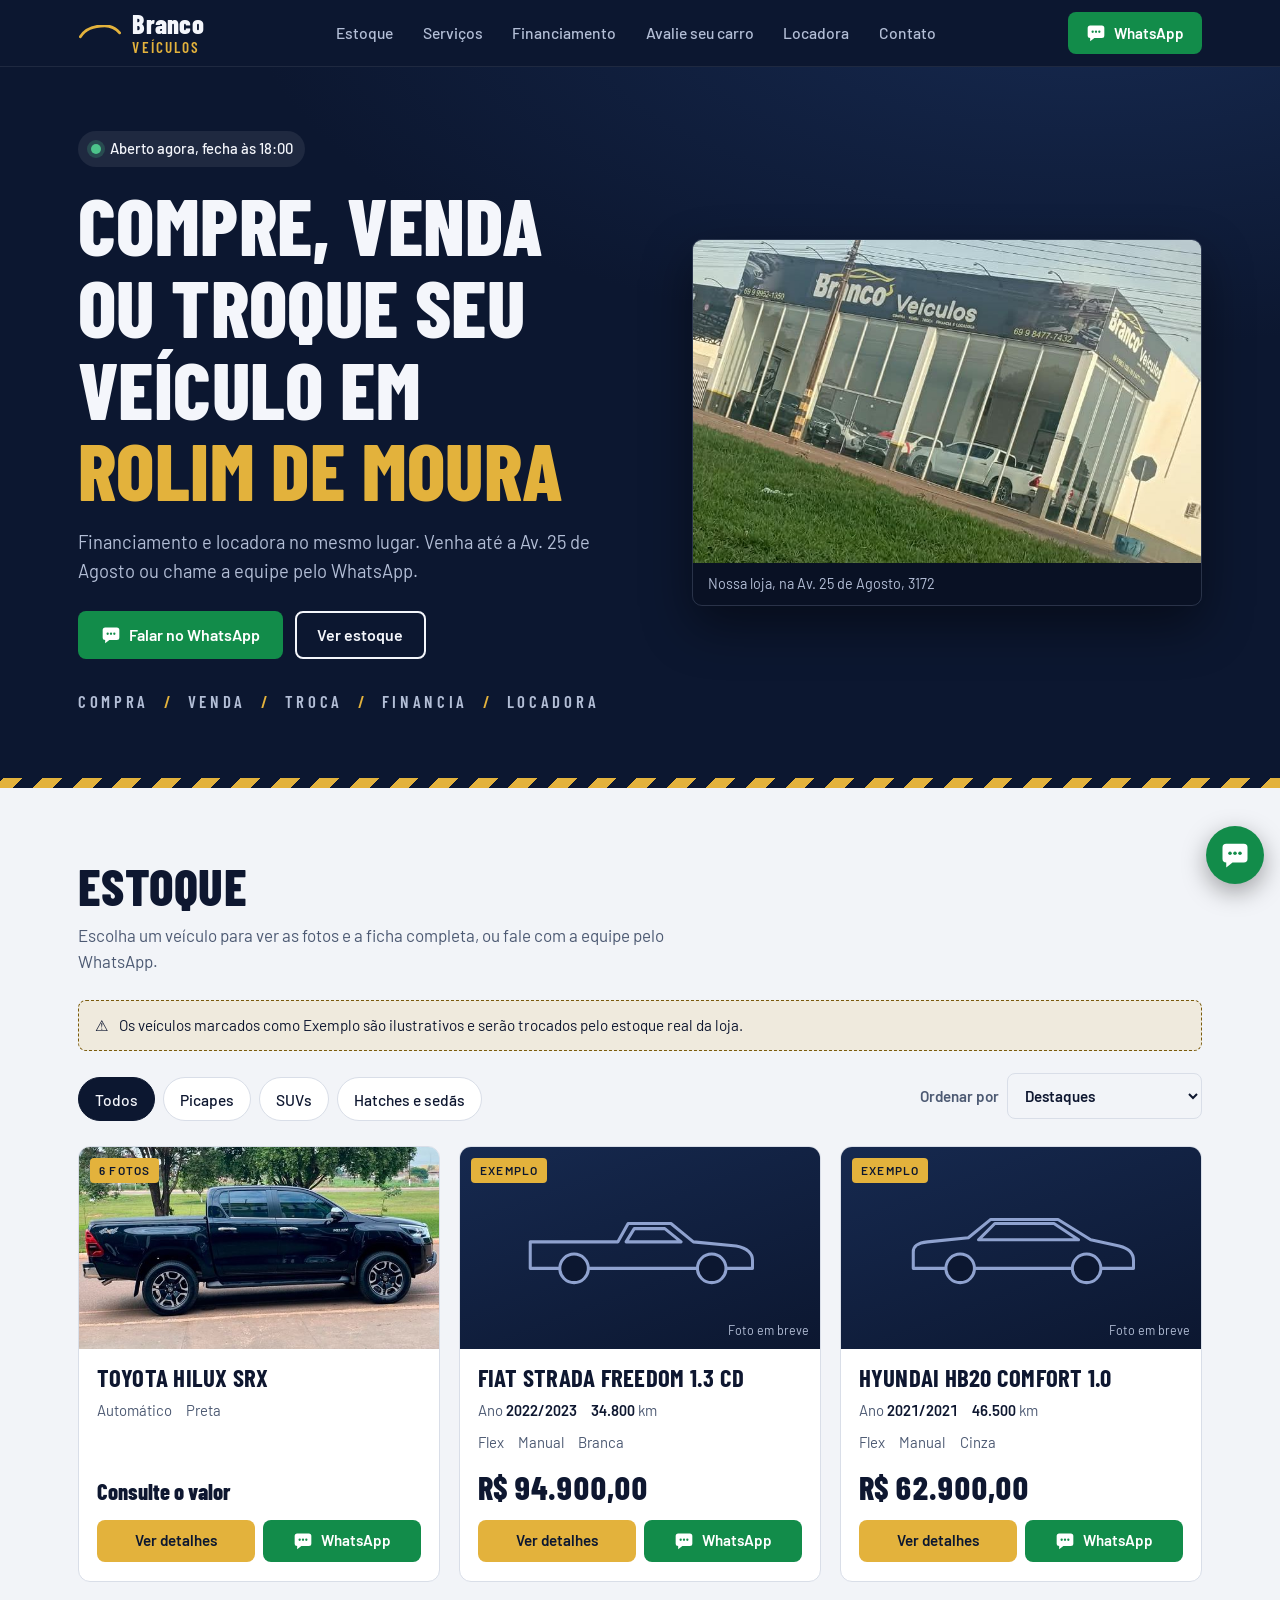
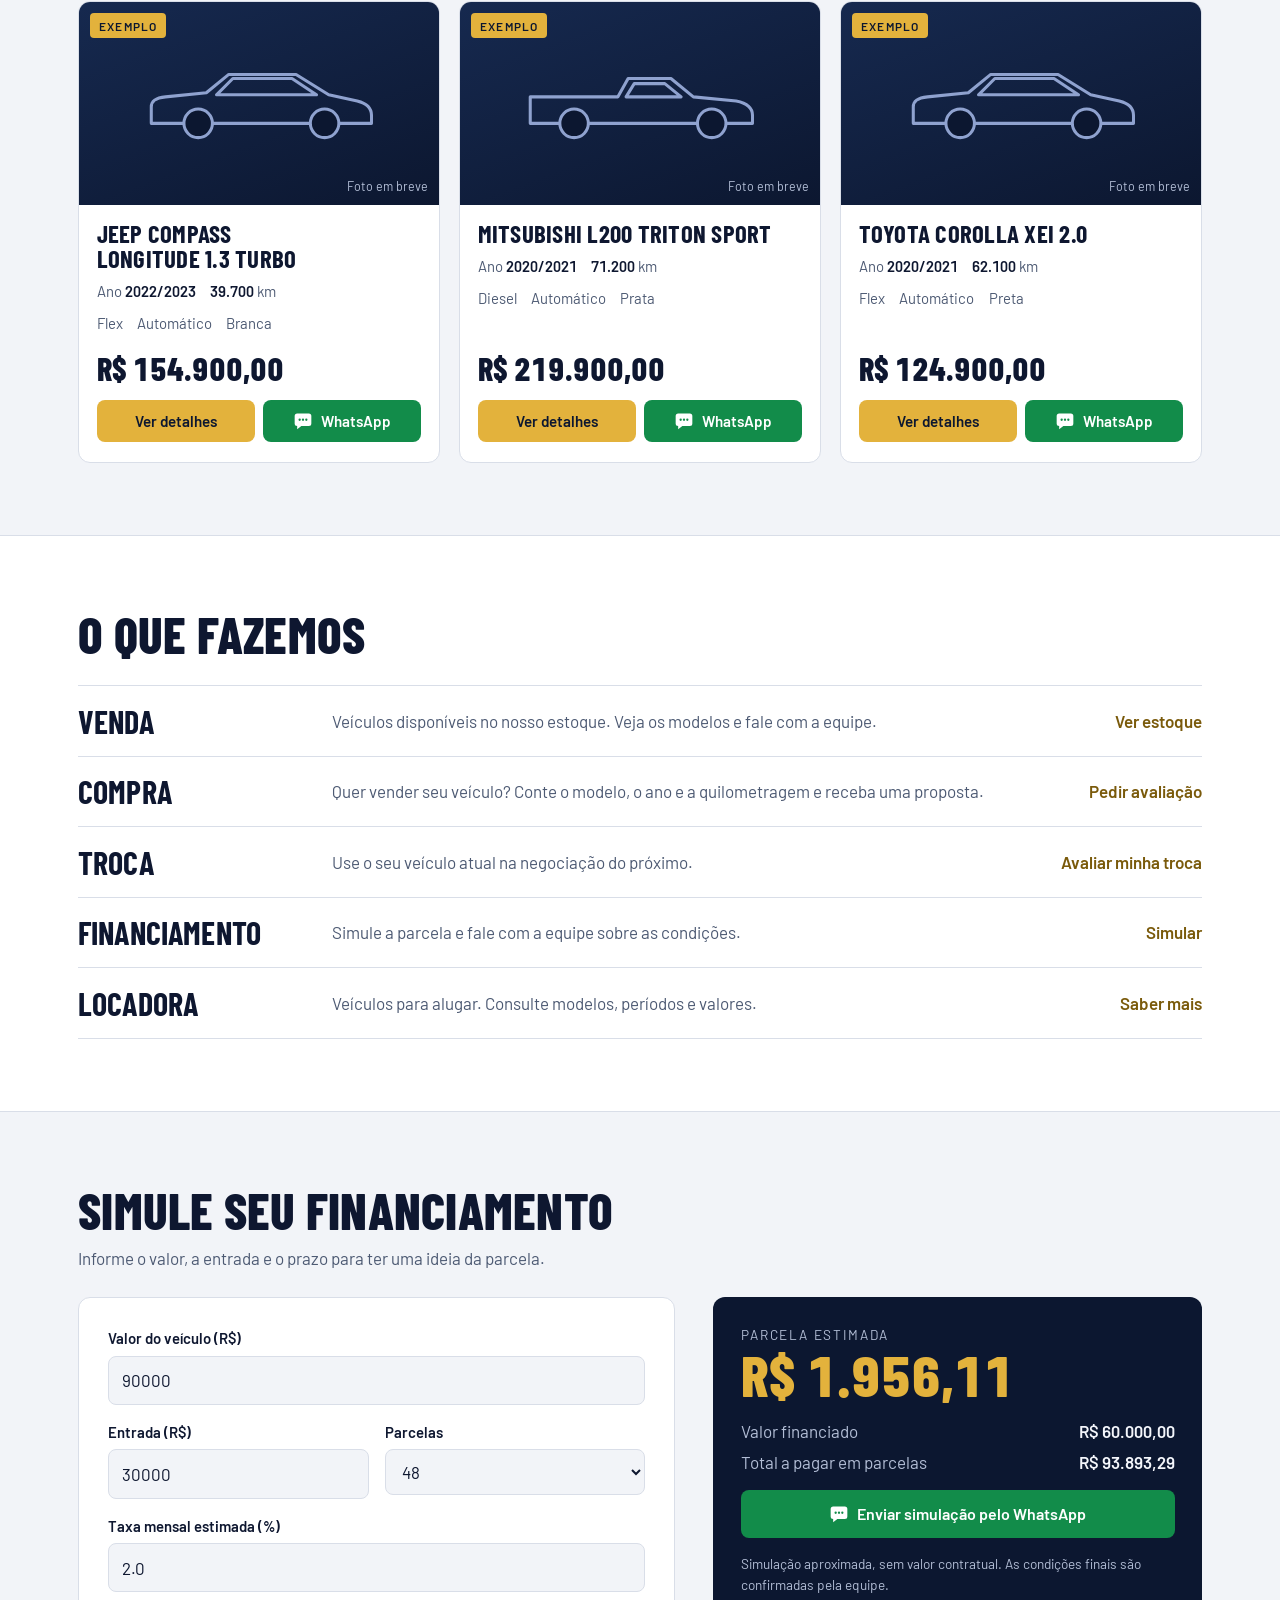
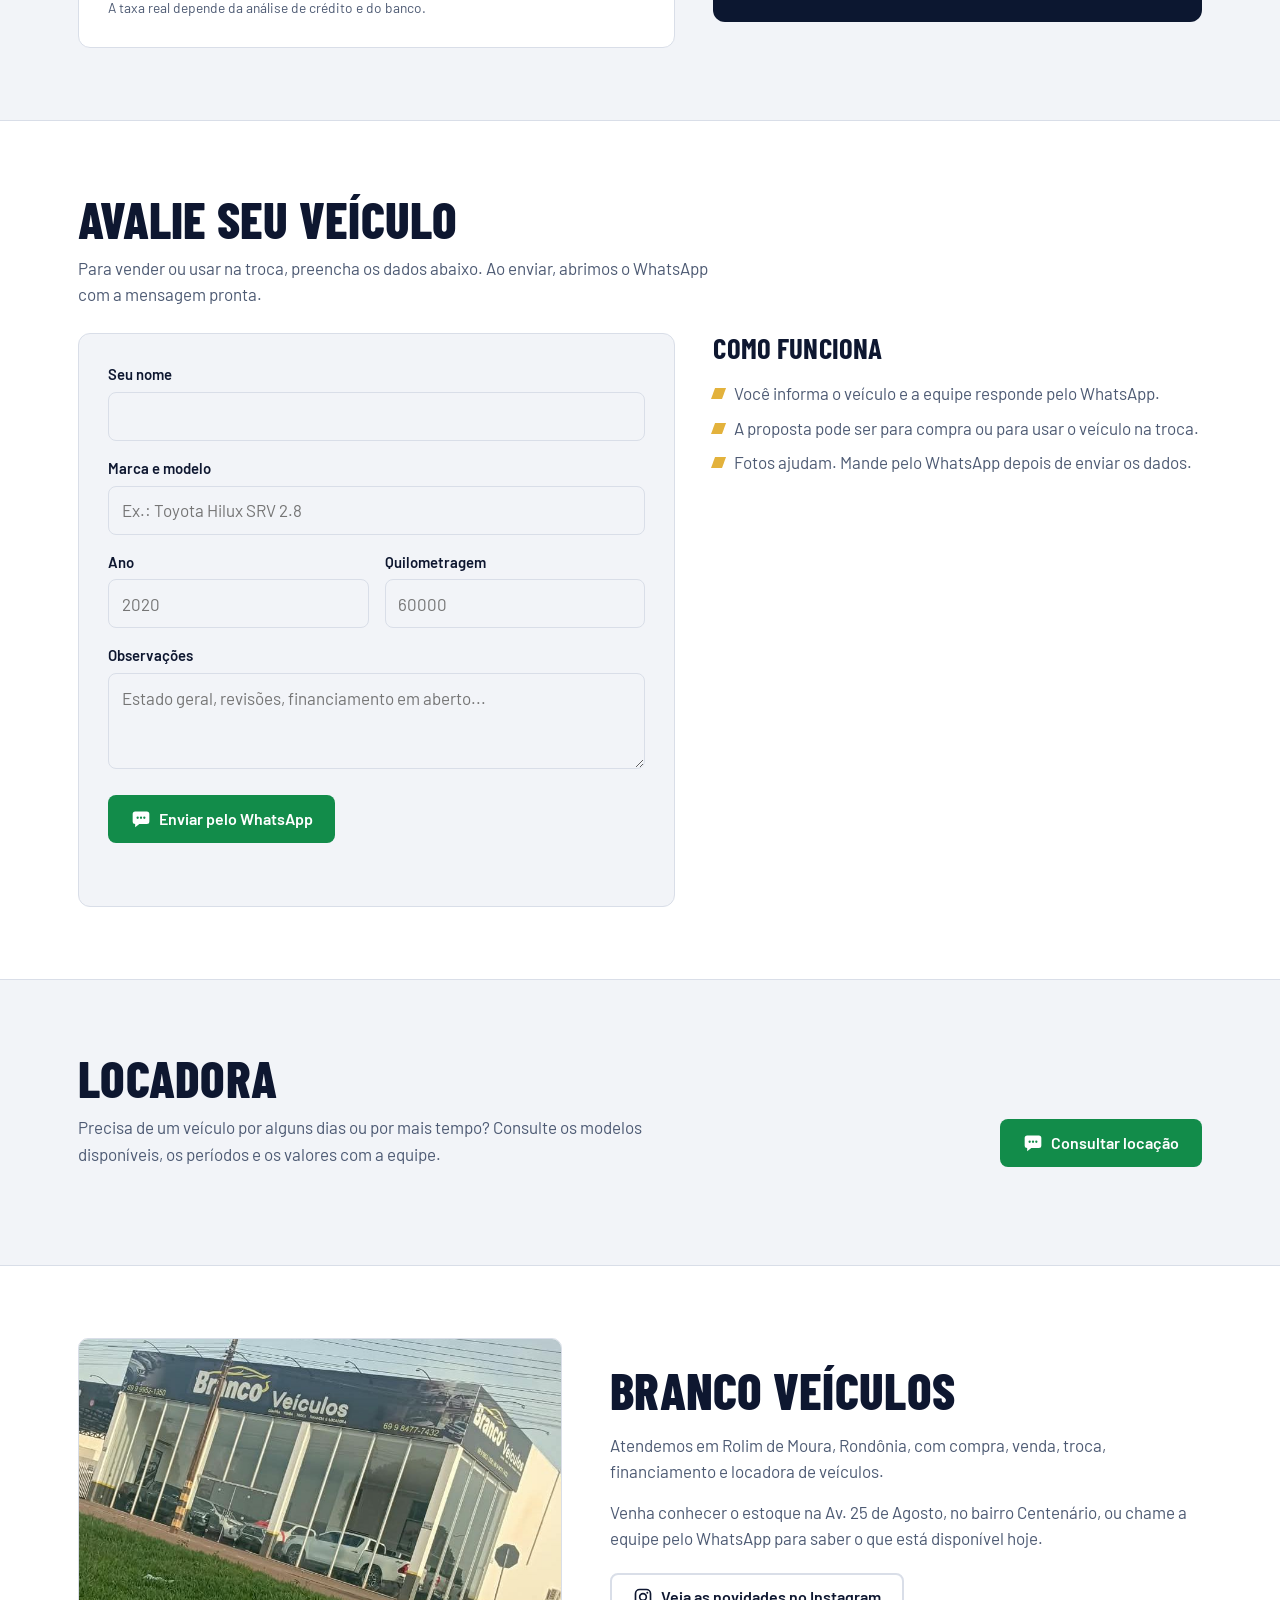
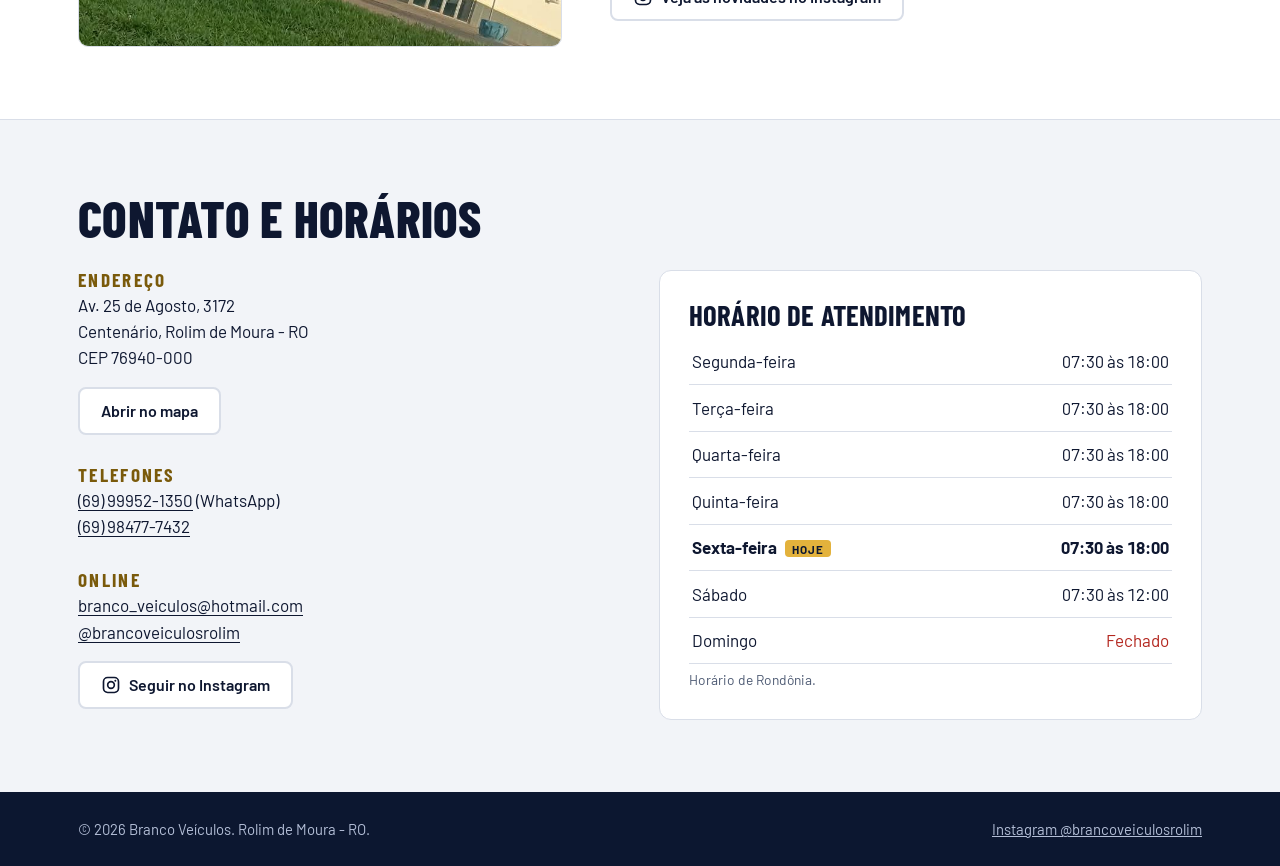
<file: index.html>
<!doctype html>
<html lang="pt-BR">
<head>
<meta charset="utf-8">
<meta name="viewport" content="width=device-width, initial-scale=1">
<title>Branco Veículos | Carros em Rolim de Moura - RO</title>
<meta name="description" content="Compra, venda, troca, financiamento e locadora de veículos em Rolim de Moura, Rondônia. Veja o estoque e fale pelo WhatsApp. Av. 25 de Agosto, 3172.">
<meta name="robots" content="index, follow, max-image-preview:large">
<meta name="theme-color" content="#0C1730">
<link rel="icon" href="data:image/svg+xml,%3Csvg xmlns='http://www.w3.org/2000/svg' viewBox='0 0 64 64'%3E%3Crect width='64' height='64' rx='12' fill='%230C1730'/%3E%3Cpath d='M10 40C16 24 28 18 40 18c8 0 12 4 14 10' fill='none' stroke='%23E3B23C' stroke-width='7' stroke-linecap='round'/%3E%3C/svg%3E">
<link rel="preconnect" href="https://fonts.googleapis.com">
<link rel="preconnect" href="https://fonts.gstatic.com" crossorigin>
<link href="https://fonts.googleapis.com/css2?family=Barlow+Condensed:wght@600;700;800&family=Barlow:wght@400;500;600&display=swap" rel="stylesheet">
<link rel="stylesheet" href="assets/site.css">
<meta property="og:type" content="website"><meta property="og:locale" content="pt_BR"><meta property="og:site_name" content="Branco Veículos">
<meta property="og:title" content="Branco Veículos | Carros em Rolim de Moura - RO"><meta property="og:description" content="Compra, venda, troca, financiamento e locadora de veículos em Rolim de Moura, Rondônia. Veja o estoque e fale pelo WhatsApp. Av. 25 de Agosto, 3172.">
<meta name="twitter:card" content="summary_large_image">
<script type="application/ld+json">{"@context": "https://schema.org", "@type": "AutoDealer", "name": "Branco Veículos", "description": "Compra, venda, troca, financiamento e locadora de veículos em Rolim de Moura, Rondônia.", "telephone": "+556999521350", "email": "branco_veiculos@hotmail.com", "address": {"@type": "PostalAddress", "streetAddress": "Av. 25 de Agosto, 3172", "addressLocality": "Rolim de Moura", "addressRegion": "RO", "postalCode": "76940-000", "addressCountry": "BR"}, "areaServed": {"@type": "City", "name": "Rolim de Moura"}, "openingHoursSpecification": [{"@type": "OpeningHoursSpecification", "dayOfWeek": "Monday", "opens": "07:30", "closes": "18:00"}, {"@type": "OpeningHoursSpecification", "dayOfWeek": "Tuesday", "opens": "07:30", "closes": "18:00"}, {"@type": "OpeningHoursSpecification", "dayOfWeek": "Wednesday", "opens": "07:30", "closes": "18:00"}, {"@type": "OpeningHoursSpecification", "dayOfWeek": "Thursday", "opens": "07:30", "closes": "18:00"}, {"@type": "OpeningHoursSpecification", "dayOfWeek": "Friday", "opens": "07:30", "closes": "18:00"}, {"@type": "OpeningHoursSpecification", "dayOfWeek": "Saturday", "opens": "07:30", "closes": "12:00"}], "sameAs": ["https://www.instagram.com/brancoveiculosrolim"]}</script>

</head>
<body>
<svg width="0" height="0" style="position:absolute" aria-hidden="true">
  <symbol id="i-insta" viewBox="0 0 24 24"><rect x="3" y="3" width="18" height="18" rx="5" fill="none" stroke="currentColor" stroke-width="2"/><circle cx="12" cy="12" r="4" fill="none" stroke="currentColor" stroke-width="2"/><circle cx="17.2" cy="6.8" r="1.2" fill="currentColor"/></symbol>
  <symbol id="i-chat" viewBox="0 0 24 24"><path fill="currentColor" d="M5 3h14a3 3 0 0 1 3 3v9a3 3 0 0 1-3 3H10l-5 4v-4a3 3 0 0 1-3-3V6a3 3 0 0 1 3-3z"/><circle cx="8" cy="10.5" r="1.4" fill="var(--wa)"/><circle cx="12" cy="10.5" r="1.4" fill="var(--wa)"/><circle cx="16" cy="10.5" r="1.4" fill="var(--wa)"/></symbol>
</svg>

<header class="top">
  <div class="wrap top-row">
    <a class="brand" href="#inicio" aria-label="Branco Veículos, início">
      <svg viewBox="0 0 56 20" aria-hidden="true"><path d="M3 15C9 5 21 1 34 1c8 0 14 3 19 9" fill="none" stroke="#E3B23C" stroke-width="3.5" stroke-linecap="round"/></svg>
      <span class="brand-name">Branco<small>Veículos</small></span>
    </a>
    <nav aria-label="Seções do site">
      <ul class="menu">
        <li><a href="#estoque">Estoque</a></li>
        <li><a href="#servicos">Serviços</a></li>
        <li><a href="#financiamento">Financiamento</a></li>
        <li><a href="#avaliacao">Avalie seu carro</a></li>
        <li><a href="#locadora">Locadora</a></li>
        <li><a href="#contato">Contato</a></li>
      </ul>
    </nav>
    <a class="btn btn-wa btn-sm" href="https://wa.me/556999521350?text=Ol%C3%A1%21%20Vim%20pelo%20site%20da%20Branco%20Ve%C3%ADculos%20e%20gostaria%20de%20mais%20informa%C3%A7%C3%B5es." target="_blank" rel="noopener"><svg><use href="#i-chat"/></svg>WhatsApp</a>
  </div>
</header>


<main id="inicio">
<section class="hero">
  <div class="wrap hero-grid">
    <div>
      <p class="status" id="status"><span class="dot"></span><span id="statusText">Rolim de Moura, RO</span></p>
      <h1>Compre, venda ou troque seu veículo em <em>Rolim de Moura</em></h1>
      <p class="lead">Financiamento e locadora no mesmo lugar. Venha até a Av. 25 de Agosto ou chame a equipe pelo WhatsApp.</p>
      <div class="cta-row">
        <a class="btn btn-wa" href="https://wa.me/556999521350?text=Ol%C3%A1%21%20Vim%20pelo%20site%20da%20Branco%20Ve%C3%ADculos%20e%20gostaria%20de%20mais%20informa%C3%A7%C3%B5es." target="_blank" rel="noopener"><svg><use href="#i-chat"/></svg>Falar no WhatsApp</a>
        <a class="btn btn-ghost" href="#estoque">Ver estoque</a>
      </div>
      <p class="sign" aria-label="Compra, venda, troca, financiamento e locadora"><span>Compra</span><span>Venda</span><span>Troca</span><span>Financia</span><span>Locadora</span></p>
    </div>
    <figure class="hero-photo">
      <img src="assets/fachada.jpg" width="800" height="510" alt="Fachada da Branco Veículos na Av. 25 de Agosto, com picapes expostas na vitrine">
      <figcaption>Nossa loja, na Av. 25 de Agosto, 3172</figcaption>
    </figure>
  </div>
</section>
<div class="hazard" aria-hidden="true"></div>

<section class="sec" id="estoque">
  <div class="wrap">
    <div class="sec-head">
      <div>
        <h2>Estoque</h2>
        <p class="sec-intro">Escolha um veículo para ver as fotos e a ficha completa, ou fale com a equipe pelo WhatsApp.</p>
      </div>
    </div>
    <p class="notice" id="aviso-exemplo"><span aria-hidden="true">&#9888;</span><span>Os veículos marcados como Exemplo são ilustrativos e serão trocados pelo estoque real da loja.</span></p>
    <div class="tools">
      <div class="filters" role="group" aria-label="Filtrar por tipo">
        <button class="chip" type="button" data-f="todos" aria-pressed="true">Todos</button>
        <button class="chip" type="button" data-f="picape" aria-pressed="false">Picapes</button>
        <button class="chip" type="button" data-f="suv" aria-pressed="false">SUVs</button>
        <button class="chip" type="button" data-f="hatch" aria-pressed="false">Hatches e sedãs</button>
      </div>
      <label class="sort" for="ordem">Ordenar por
        <select id="ordem">
          <option value="padrao">Destaques</option>
          <option value="preco-asc">Menor preço</option>
          <option value="preco-desc">Maior preço</option>
          <option value="ano-desc">Mais novo</option>
          <option value="km-asc">Menor quilometragem</option>
        </select>
      </label>
    </div>
    <div class="grid" id="grid">
<article class="car" data-tipo="picape" data-preco="" data-ano="" data-km="" data-pos="0"><a class="thumb" href="carros/hilux-srx/" aria-label="Ver detalhes: Toyota Hilux SRX"><img src="carros/hilux-srx/capa.jpg" alt="" width="640" height="360" loading="lazy"><span class="tag">6 fotos</span></a><div class="car-body"><h3><a class="car-link" href="carros/hilux-srx/">Toyota Hilux SRX</a></h3><ul class="specs"><li>Automático</li><li>Preta</li></ul><p class="price"><span class="consulte">Consulte o valor</span></p><div class="actions"><a class="btn btn-gold btn-sm" href="carros/hilux-srx/">Ver detalhes</a><a class="btn btn-wa btn-sm" target="_blank" rel="noopener" href="https://wa.me/556999521350?text=Ol%C3%A1%21%20Tenho%20interesse%20no%20ve%C3%ADculo%20Toyota%20Hilux%20SRX%20que%20vi%20no%20site%20da%20Branco%20Ve%C3%ADculos.%20Ainda%20est%C3%A1%20dispon%C3%ADvel%3F"><svg><use href="#i-chat"/></svg>WhatsApp</a></div></div></article>
<article class="car" data-tipo="picape" data-preco="94900" data-ano="2023" data-km="34800" data-pos="1"><a class="thumb" href="carros/exemplo-strada-freedom/" aria-label="Ver detalhes: Fiat Strada Freedom 1.3 CD"><svg viewBox="0 0 240 100" fill="none" stroke="currentColor" stroke-width="3" stroke-linejoin="round" aria-hidden="true"><path d="M12 70V44h86l10-18h42l22 18 42 4c10 2 16 6 16 14v8z"/><path d="M114 31h30l16 13h-54z"/><circle cx="55" cy="70" r="14" fill="#0C1730"/><circle cx="190" cy="70" r="14" fill="#0C1730"/></svg><span class="tag">Exemplo</span><span class="soon">Foto em breve</span></a><div class="car-body"><h3><a class="car-link" href="carros/exemplo-strada-freedom/">Fiat Strada Freedom 1.3 CD</a></h3><ul class="specs"><li>Ano <b>2022/2023</b></li><li><b>34.800</b> km</li></ul><ul class="specs"><li>Flex</li><li>Manual</li><li>Branca</li></ul><p class="price">R$ 94.900,00</p><div class="actions"><a class="btn btn-gold btn-sm" href="carros/exemplo-strada-freedom/">Ver detalhes</a><a class="btn btn-wa btn-sm" target="_blank" rel="noopener" href="https://wa.me/556999521350?text=Ol%C3%A1%21%20Tenho%20interesse%20no%20ve%C3%ADculo%20Fiat%20Strada%20Freedom%201.3%20CD%202022/2023%20que%20vi%20no%20site%20da%20Branco%20Ve%C3%ADculos.%20Ainda%20est%C3%A1%20dispon%C3%ADvel%3F"><svg><use href="#i-chat"/></svg>WhatsApp</a></div></div></article>
<article class="car" data-tipo="hatch" data-preco="62900" data-ano="2021" data-km="46500" data-pos="2"><a class="thumb" href="carros/exemplo-hb20-comfort/" aria-label="Ver detalhes: Hyundai HB20 Comfort 1.0"><svg viewBox="0 0 240 100" fill="none" stroke="currentColor" stroke-width="3" stroke-linejoin="round" aria-hidden="true"><path d="M14 70V54c0-6 4-9 14-10l40-4 22-18h66l32 20 28 6c8 2 14 6 14 14v8z"/><path d="M94 26h58l24 16H78z"/><circle cx="60" cy="70" r="14" fill="#0C1730"/><circle cx="184" cy="70" r="14" fill="#0C1730"/></svg><span class="tag">Exemplo</span><span class="soon">Foto em breve</span></a><div class="car-body"><h3><a class="car-link" href="carros/exemplo-hb20-comfort/">Hyundai HB20 Comfort 1.0</a></h3><ul class="specs"><li>Ano <b>2021/2021</b></li><li><b>46.500</b> km</li></ul><ul class="specs"><li>Flex</li><li>Manual</li><li>Cinza</li></ul><p class="price">R$ 62.900,00</p><div class="actions"><a class="btn btn-gold btn-sm" href="carros/exemplo-hb20-comfort/">Ver detalhes</a><a class="btn btn-wa btn-sm" target="_blank" rel="noopener" href="https://wa.me/556999521350?text=Ol%C3%A1%21%20Tenho%20interesse%20no%20ve%C3%ADculo%20Hyundai%20HB20%20Comfort%201.0%202021/2021%20que%20vi%20no%20site%20da%20Branco%20Ve%C3%ADculos.%20Ainda%20est%C3%A1%20dispon%C3%ADvel%3F"><svg><use href="#i-chat"/></svg>WhatsApp</a></div></div></article>
<article class="car" data-tipo="suv" data-preco="154900" data-ano="2023" data-km="39700" data-pos="3"><a class="thumb" href="carros/exemplo-compass-longitude/" aria-label="Ver detalhes: Jeep Compass Longitude 1.3 Turbo"><svg viewBox="0 0 240 100" fill="none" stroke="currentColor" stroke-width="3" stroke-linejoin="round" aria-hidden="true"><path d="M14 70V54c0-6 4-9 14-10l40-4 22-18h66l32 20 28 6c8 2 14 6 14 14v8z"/><path d="M94 26h58l24 16H78z"/><circle cx="60" cy="70" r="14" fill="#0C1730"/><circle cx="184" cy="70" r="14" fill="#0C1730"/></svg><span class="tag">Exemplo</span><span class="soon">Foto em breve</span></a><div class="car-body"><h3><a class="car-link" href="carros/exemplo-compass-longitude/">Jeep Compass Longitude 1.3 Turbo</a></h3><ul class="specs"><li>Ano <b>2022/2023</b></li><li><b>39.700</b> km</li></ul><ul class="specs"><li>Flex</li><li>Automático</li><li>Branca</li></ul><p class="price">R$ 154.900,00</p><div class="actions"><a class="btn btn-gold btn-sm" href="carros/exemplo-compass-longitude/">Ver detalhes</a><a class="btn btn-wa btn-sm" target="_blank" rel="noopener" href="https://wa.me/556999521350?text=Ol%C3%A1%21%20Tenho%20interesse%20no%20ve%C3%ADculo%20Jeep%20Compass%20Longitude%201.3%20Turbo%202022/2023%20que%20vi%20no%20site%20da%20Branco%20Ve%C3%ADculos.%20Ainda%20est%C3%A1%20dispon%C3%ADvel%3F"><svg><use href="#i-chat"/></svg>WhatsApp</a></div></div></article>
<article class="car" data-tipo="picape" data-preco="219900" data-ano="2021" data-km="71200" data-pos="4"><a class="thumb" href="carros/exemplo-l200-triton-sport/" aria-label="Ver detalhes: Mitsubishi L200 Triton Sport"><svg viewBox="0 0 240 100" fill="none" stroke="currentColor" stroke-width="3" stroke-linejoin="round" aria-hidden="true"><path d="M12 70V44h86l10-18h42l22 18 42 4c10 2 16 6 16 14v8z"/><path d="M114 31h30l16 13h-54z"/><circle cx="55" cy="70" r="14" fill="#0C1730"/><circle cx="190" cy="70" r="14" fill="#0C1730"/></svg><span class="tag">Exemplo</span><span class="soon">Foto em breve</span></a><div class="car-body"><h3><a class="car-link" href="carros/exemplo-l200-triton-sport/">Mitsubishi L200 Triton Sport</a></h3><ul class="specs"><li>Ano <b>2020/2021</b></li><li><b>71.200</b> km</li></ul><ul class="specs"><li>Diesel</li><li>Automático</li><li>Prata</li></ul><p class="price">R$ 219.900,00</p><div class="actions"><a class="btn btn-gold btn-sm" href="carros/exemplo-l200-triton-sport/">Ver detalhes</a><a class="btn btn-wa btn-sm" target="_blank" rel="noopener" href="https://wa.me/556999521350?text=Ol%C3%A1%21%20Tenho%20interesse%20no%20ve%C3%ADculo%20Mitsubishi%20L200%20Triton%20Sport%202020/2021%20que%20vi%20no%20site%20da%20Branco%20Ve%C3%ADculos.%20Ainda%20est%C3%A1%20dispon%C3%ADvel%3F"><svg><use href="#i-chat"/></svg>WhatsApp</a></div></div></article>
<article class="car" data-tipo="hatch" data-preco="124900" data-ano="2021" data-km="62100" data-pos="5"><a class="thumb" href="carros/exemplo-corolla-xei/" aria-label="Ver detalhes: Toyota Corolla XEi 2.0"><svg viewBox="0 0 240 100" fill="none" stroke="currentColor" stroke-width="3" stroke-linejoin="round" aria-hidden="true"><path d="M14 70V54c0-6 4-9 14-10l40-4 22-18h66l32 20 28 6c8 2 14 6 14 14v8z"/><path d="M94 26h58l24 16H78z"/><circle cx="60" cy="70" r="14" fill="#0C1730"/><circle cx="184" cy="70" r="14" fill="#0C1730"/></svg><span class="tag">Exemplo</span><span class="soon">Foto em breve</span></a><div class="car-body"><h3><a class="car-link" href="carros/exemplo-corolla-xei/">Toyota Corolla XEi 2.0</a></h3><ul class="specs"><li>Ano <b>2020/2021</b></li><li><b>62.100</b> km</li></ul><ul class="specs"><li>Flex</li><li>Automático</li><li>Preta</li></ul><p class="price">R$ 124.900,00</p><div class="actions"><a class="btn btn-gold btn-sm" href="carros/exemplo-corolla-xei/">Ver detalhes</a><a class="btn btn-wa btn-sm" target="_blank" rel="noopener" href="https://wa.me/556999521350?text=Ol%C3%A1%21%20Tenho%20interesse%20no%20ve%C3%ADculo%20Toyota%20Corolla%20XEi%202.0%202020/2021%20que%20vi%20no%20site%20da%20Branco%20Ve%C3%ADculos.%20Ainda%20est%C3%A1%20dispon%C3%ADvel%3F"><svg><use href="#i-chat"/></svg>WhatsApp</a></div></div></article>
    </div>
    <p class="empty" id="vazio" hidden>Nenhum veículo neste filtro agora. Fale com a equipe pelo WhatsApp.</p>
  </div>
</section>

<section class="sec alt" id="servicos">
  <div class="wrap">
    <div class="sec-head"><h2>O que fazemos</h2></div>
    <ul class="svc-list">
      <li class="svc"><h3>Venda</h3><p>Veículos disponíveis no nosso estoque. Veja os modelos e fale com a equipe.</p><a class="go" href="#estoque">Ver estoque</a></li>
      <li class="svc"><h3>Compra</h3><p>Quer vender seu veículo? Conte o modelo, o ano e a quilometragem e receba uma proposta.</p><a class="go" href="#avaliacao">Pedir avaliação</a></li>
      <li class="svc"><h3>Troca</h3><p>Use o seu veículo atual na negociação do próximo.</p><a class="go" href="#avaliacao">Avaliar minha troca</a></li>
      <li class="svc"><h3>Financiamento</h3><p>Simule a parcela e fale com a equipe sobre as condições.</p><a class="go" href="#financiamento">Simular</a></li>
      <li class="svc"><h3>Locadora</h3><p>Veículos para alugar. Consulte modelos, períodos e valores.</p><a class="go" href="#locadora">Saber mais</a></li>
    </ul>
  </div>
</section>

<section class="sec" id="financiamento">
  <div class="wrap">
    <div class="sec-head">
      <div>
        <h2>Simule seu financiamento</h2>
        <p class="sec-intro">Informe o valor, a entrada e o prazo para ter uma ideia da parcela.</p>
      </div>
    </div>
    <div class="two">
      <form class="panel" id="sim" novalidate>
        <div class="fields">
          <div class="full">
            <label for="s-valor">Valor do veículo (R$)</label>
            <input id="s-valor" type="number" inputmode="decimal" min="0" step="500" value="90000">
          </div>
          <div>
            <label for="s-entrada">Entrada (R$)</label>
            <input id="s-entrada" type="number" inputmode="decimal" min="0" step="500" value="30000">
          </div>
          <div>
            <label for="s-parcelas">Parcelas</label>
            <select id="s-parcelas">
              <option>12</option><option>24</option><option>36</option><option selected>48</option><option>60</option>
            </select>
          </div>
          <div class="full">
            <label for="s-taxa">Taxa mensal estimada (%)</label>
            <input id="s-taxa" type="number" inputmode="decimal" min="0" step="0.01" value="2.0">
            <p class="hint">A taxa real depende da análise de crédito e do banco.</p>
          </div>
        </div>
      </form>
      <div class="result" aria-live="polite">
        <div>
          <p class="lbl">Parcela estimada</p>
          <p class="big" id="r-parcela">R$ 0,00</p>
        </div>
        <dl>
          <dt>Valor financiado</dt><dd id="r-fin">R$ 0,00</dd>
          <dt>Total a pagar em parcelas</dt><dd id="r-total">R$ 0,00</dd>
        </dl>
        <a class="btn btn-wa" id="r-wa" href="https://wa.me/556999521350?text=Ol%C3%A1%21%20Vim%20pelo%20site%20da%20Branco%20Ve%C3%ADculos%20e%20gostaria%20de%20mais%20informa%C3%A7%C3%B5es." target="_blank" rel="noopener"><svg><use href="#i-chat"/></svg>Enviar simulação pelo WhatsApp</a>
        <p class="fine">Simulação aproximada, sem valor contratual. As condições finais são confirmadas pela equipe.</p>
      </div>
    </div>
  </div>
</section>

<section class="sec alt" id="avaliacao">
  <div class="wrap">
    <div class="sec-head">
      <div>
        <h2>Avalie seu veículo</h2>
        <p class="sec-intro">Para vender ou usar na troca, preencha os dados abaixo. Ao enviar, abrimos o WhatsApp com a mensagem pronta.</p>
      </div>
    </div>
    <div class="two">
      <form class="panel" id="troca" novalidate>
        <div class="fields">
          <div class="full">
            <label for="t-nome">Seu nome</label>
            <input id="t-nome" type="text" autocomplete="name" required>
          </div>
          <div class="full">
            <label for="t-modelo">Marca e modelo</label>
            <input id="t-modelo" type="text" placeholder="Ex.: Toyota Hilux SRV 2.8" required>
          </div>
          <div>
            <label for="t-ano">Ano</label>
            <input id="t-ano" type="number" inputmode="numeric" min="1980" max="2030" placeholder="2020" required>
          </div>
          <div>
            <label for="t-km">Quilometragem</label>
            <input id="t-km" type="number" inputmode="numeric" min="0" step="1000" placeholder="60000">
          </div>
          <div class="full">
            <label for="t-obs">Observações</label>
            <textarea id="t-obs" placeholder="Estado geral, revisões, financiamento em aberto..."></textarea>
          </div>
        </div>
        <button class="btn btn-wa" type="submit" style="margin-top:1.2rem"><svg><use href="#i-chat"/></svg>Enviar pelo WhatsApp</button>
        <p class="form-note" id="t-nota" role="status"></p>
      </form>
      <div>
        <h3 style="font-size:1.8rem;text-transform:uppercase;font-weight:700">Como funciona</h3>
        <ul class="checks">
          <li>Você informa o veículo e a equipe responde pelo WhatsApp.</li>
          <li>A proposta pode ser para compra ou para usar o veículo na troca.</li>
          <li>Fotos ajudam. Mande pelo WhatsApp depois de enviar os dados.</li>
        </ul>
      </div>
    </div>
  </div>
</section>

<section class="sec" id="locadora">
  <div class="wrap">
    <div class="sec-head">
      <div>
        <h2>Locadora</h2>
        <p class="sec-intro">Precisa de um veículo por alguns dias ou por mais tempo? Consulte os modelos disponíveis, os períodos e os valores com a equipe.</p>
      </div>
      <a class="btn btn-wa" href="https://wa.me/556999521350?text=Ol%C3%A1%21%20Gostaria%20de%20saber%20sobre%20a%20locadora%3A%20modelos%20dispon%C3%ADveis%2C%20per%C3%ADodos%20e%20valores." target="_blank" rel="noopener"><svg><use href="#i-chat"/></svg>Consultar locação</a>
    </div>
  </div>
</section>

<section class="sec alt" id="sobre">
  <div class="wrap about">
    <figure><img src="assets/fachada.jpg" width="800" height="510" alt="Loja da Branco Veículos vista da calçada" loading="lazy"></figure>
    <div>
      <h2>Branco Veículos</h2>
      <p style="margin-top:1rem">Atendemos em Rolim de Moura, Rondônia, com compra, venda, troca, financiamento e locadora de veículos.</p>
      <p>Venha conhecer o estoque na Av. 25 de Agosto, no bairro Centenário, ou chame a equipe pelo WhatsApp para saber o que está disponível hoje.</p>
      <div class="cta-row">
        <a class="btn btn-line" href="https://www.instagram.com/brancoveiculosrolim" target="_blank" rel="noopener"><svg><use href="#i-insta"/></svg>Veja as novidades no Instagram</a>
      </div>
    </div>
  </div>
</section>

<section class="sec" id="contato">
  <div class="wrap">
    <div class="sec-head"><h2>Contato e horários</h2></div>
    <div class="contact">
      <div class="info">
        <div>
          <h3>Endereço</h3>
          <address>Av. 25 de Agosto, 3172<br>Centenário, Rolim de Moura - RO<br>CEP 76940-000</address>
          <a class="btn btn-line map-link" href="https://www.google.com/maps/search/?api=1&amp;query=Av.%2025%20de%20Agosto%2C%203172%2C%20Centen%C3%A1rio%2C%20Rolim%20de%20Moura%2C%20RO" target="_blank" rel="noopener">Abrir no mapa</a>
        </div>
        <div>
          <h3>Telefones</h3>
          <p><a href="tel:+556999521350">(69) 99952-1350</a> (WhatsApp)</p>
<p><a href="tel:+556984777432">(69) 98477-7432</a></p>
        </div>
        <div>
          <h3>Online</h3>
          <p><a href="mailto:branco_veiculos@hotmail.com">branco_veiculos@hotmail.com</a></p>
          <p><a href="https://www.instagram.com/brancoveiculosrolim" target="_blank" rel="noopener">@brancoveiculosrolim</a></p>
          <a class="btn btn-line map-link" href="https://www.instagram.com/brancoveiculosrolim" target="_blank" rel="noopener"><svg><use href="#i-insta"/></svg>Seguir no Instagram</a>
        </div>
      </div>
      <div class="panel">
        <h3 style="font-size:1.8rem;text-transform:uppercase;font-weight:700;margin-bottom:.6rem">Horário de atendimento</h3>
        <table class="hours"><tbody id="horarios">
<tr data-dia="1"><th scope="row">Segunda-feira</th><td>07:30 às 18:00</td></tr>
<tr data-dia="2"><th scope="row">Terça-feira</th><td>07:30 às 18:00</td></tr>
<tr data-dia="3"><th scope="row">Quarta-feira</th><td>07:30 às 18:00</td></tr>
<tr data-dia="4"><th scope="row">Quinta-feira</th><td>07:30 às 18:00</td></tr>
<tr data-dia="5"><th scope="row">Sexta-feira</th><td>07:30 às 18:00</td></tr>
<tr data-dia="6"><th scope="row">Sábado</th><td>07:30 às 12:00</td></tr>
<tr data-dia="0"><th scope="row">Domingo</th><td><span class="closed">Fechado</span></td></tr>
        </tbody></table>
        <p class="hint">Horário de Rondônia.</p>
      </div>
    </div>
  </div>
</section>
</main>

<footer class="foot">
  <div class="wrap">
    <span>&copy; 2026 Branco Veículos. Rolim de Moura - RO.</span>
    <a href="https://www.instagram.com/brancoveiculosrolim" target="_blank" rel="noopener" style="color:inherit">Instagram @brancoveiculosrolim</a>
  </div>
</footer>

<a class="float" href="https://wa.me/556999521350?text=Ol%C3%A1%21%20Vim%20pelo%20site%20da%20Branco%20Ve%C3%ADculos%20e%20gostaria%20de%20mais%20informa%C3%A7%C3%B5es." target="_blank" rel="noopener"><svg><use href="#i-chat"/></svg><span class="sr">Falar no WhatsApp</span></a>

<script type="application/json" id="dados">{"whatsapp": "556999521350", "horarios": [{"dia": "Domingo", "nome": "domingo", "h": null}, {"dia": "Segunda-feira", "nome": "segunda-feira", "h": ["07:30", "18:00"]}, {"dia": "Terça-feira", "nome": "terça-feira", "h": ["07:30", "18:00"]}, {"dia": "Quarta-feira", "nome": "quarta-feira", "h": ["07:30", "18:00"]}, {"dia": "Quinta-feira", "nome": "quinta-feira", "h": ["07:30", "18:00"]}, {"dia": "Sexta-feira", "nome": "sexta-feira", "h": ["07:30", "18:00"]}, {"dia": "Sábado", "nome": "sábado", "h": ["07:30", "12:00"]}]}</script>
<script src="assets/site.js" defer></script>

</body>
</html>
</file>
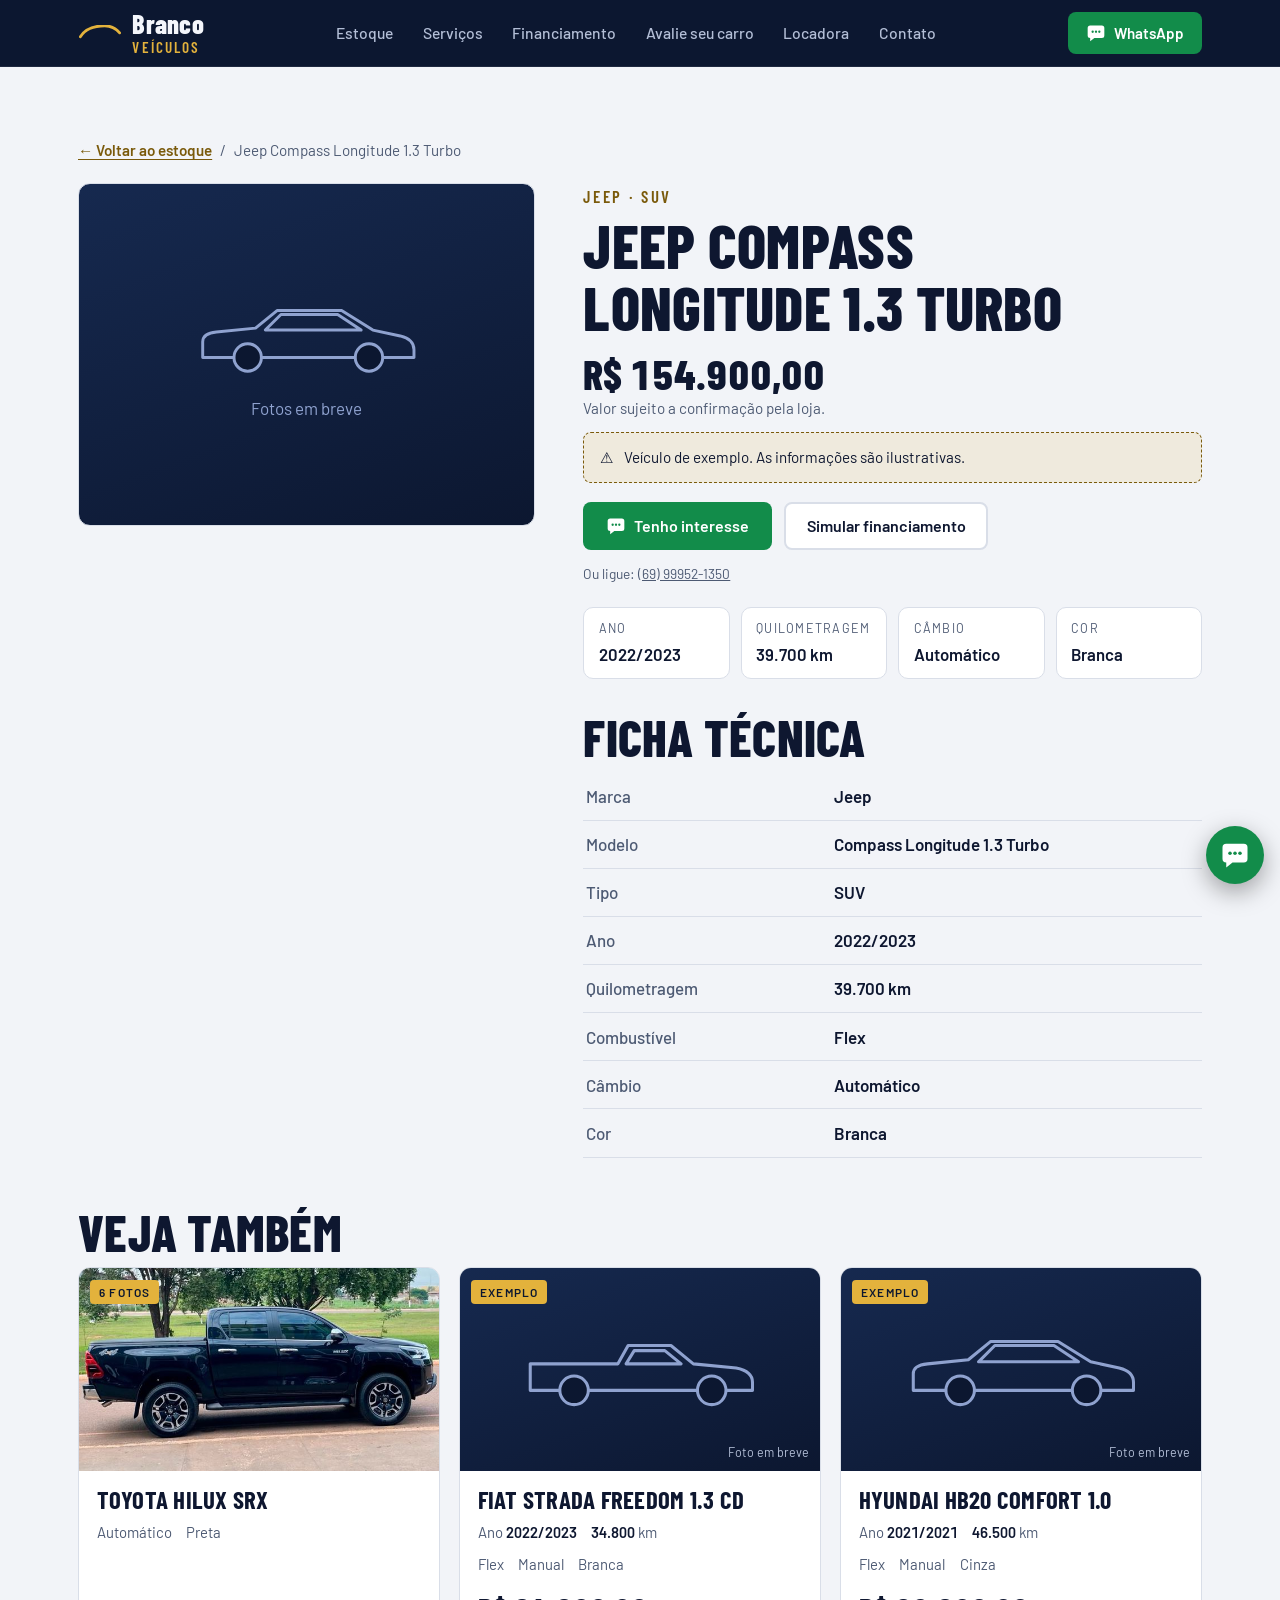
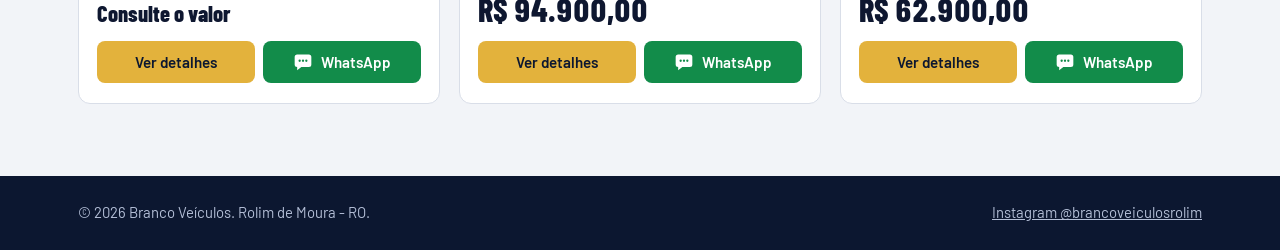
<file: carros/exemplo-compass-longitude/index.html>
<!doctype html>
<html lang="pt-BR">
<head>
<meta charset="utf-8">
<meta name="viewport" content="width=device-width, initial-scale=1">
<title>Jeep Compass Longitude 1.3 Turbo 2022/2023 | Branco Veículos - Rolim de Moura</title>
<meta name="description" content="Jeep Compass Longitude 1.3 Turbo: 2022/2023, 39.700 km, Automático, Branca. Veja fotos e ficha técnica na Branco Veículos, Rolim de Moura - RO.">
<meta name="robots" content="noindex, follow">
<meta name="theme-color" content="#0C1730">
<link rel="icon" href="data:image/svg+xml,%3Csvg xmlns='http://www.w3.org/2000/svg' viewBox='0 0 64 64'%3E%3Crect width='64' height='64' rx='12' fill='%230C1730'/%3E%3Cpath d='M10 40C16 24 28 18 40 18c8 0 12 4 14 10' fill='none' stroke='%23E3B23C' stroke-width='7' stroke-linecap='round'/%3E%3C/svg%3E">
<link rel="preconnect" href="https://fonts.googleapis.com">
<link rel="preconnect" href="https://fonts.gstatic.com" crossorigin>
<link href="https://fonts.googleapis.com/css2?family=Barlow+Condensed:wght@600;700;800&family=Barlow:wght@400;500;600&display=swap" rel="stylesheet">
<link rel="stylesheet" href="../../assets/site.css">
<meta property="og:type" content="website"><meta property="og:locale" content="pt_BR"><meta property="og:site_name" content="Branco Veículos">
<meta property="og:title" content="Jeep Compass Longitude 1.3 Turbo 2022/2023 | Branco Veículos - Rolim de Moura"><meta property="og:description" content="Jeep Compass Longitude 1.3 Turbo: 2022/2023, 39.700 km, Automático, Branca. Veja fotos e ficha técnica na Branco Veículos, Rolim de Moura - RO.">
<meta name="twitter:card" content="summary_large_image">

</head>
<body>
<svg width="0" height="0" style="position:absolute" aria-hidden="true">
  <symbol id="i-insta" viewBox="0 0 24 24"><rect x="3" y="3" width="18" height="18" rx="5" fill="none" stroke="currentColor" stroke-width="2"/><circle cx="12" cy="12" r="4" fill="none" stroke="currentColor" stroke-width="2"/><circle cx="17.2" cy="6.8" r="1.2" fill="currentColor"/></symbol>
  <symbol id="i-chat" viewBox="0 0 24 24"><path fill="currentColor" d="M5 3h14a3 3 0 0 1 3 3v9a3 3 0 0 1-3 3H10l-5 4v-4a3 3 0 0 1-3-3V6a3 3 0 0 1 3-3z"/><circle cx="8" cy="10.5" r="1.4" fill="var(--wa)"/><circle cx="12" cy="10.5" r="1.4" fill="var(--wa)"/><circle cx="16" cy="10.5" r="1.4" fill="var(--wa)"/></symbol>
</svg>

<header class="top">
  <div class="wrap top-row">
    <a class="brand" href="../../#inicio" aria-label="Branco Veículos, início">
      <svg viewBox="0 0 56 20" aria-hidden="true"><path d="M3 15C9 5 21 1 34 1c8 0 14 3 19 9" fill="none" stroke="#E3B23C" stroke-width="3.5" stroke-linecap="round"/></svg>
      <span class="brand-name">Branco<small>Veículos</small></span>
    </a>
    <nav aria-label="Seções do site">
      <ul class="menu">
        <li><a href="../../#estoque">Estoque</a></li>
        <li><a href="../../#servicos">Serviços</a></li>
        <li><a href="../../#financiamento">Financiamento</a></li>
        <li><a href="../../#avaliacao">Avalie seu carro</a></li>
        <li><a href="../../#locadora">Locadora</a></li>
        <li><a href="../../#contato">Contato</a></li>
      </ul>
    </nav>
    <a class="btn btn-wa btn-sm" href="https://wa.me/556999521350?text=Ol%C3%A1%21%20Vim%20pelo%20site%20da%20Branco%20Ve%C3%ADculos%20e%20gostaria%20de%20mais%20informa%C3%A7%C3%B5es." target="_blank" rel="noopener"><svg><use href="#i-chat"/></svg>WhatsApp</a>
  </div>
</header>


<main id="inicio">
  <div class="sec"><div class="wrap">
<nav class="crumbs" aria-label="Você está em"><a href="../../#estoque">&#8592; Voltar ao estoque</a><span aria-hidden="true">/</span><span aria-current="page">Jeep Compass Longitude 1.3 Turbo</span></nav><div class="detail"><div class="gal"><div class="viewer empty"><svg viewBox="0 0 240 100" fill="none" stroke="currentColor" stroke-width="3" stroke-linejoin="round" aria-hidden="true"><path d="M14 70V54c0-6 4-9 14-10l40-4 22-18h66l32 20 28 6c8 2 14 6 14 14v8z"/><path d="M94 26h58l24 16H78z"/><circle cx="60" cy="70" r="14" fill="#0C1730"/><circle cx="184" cy="70" r="14" fill="#0C1730"/></svg><p>Fotos em breve</p></div></div><div class="info-col"><p class="eyebrow">Jeep &middot; SUV</p><h1>Jeep Compass Longitude 1.3 Turbo</h1><p class="price-big">R$ 154.900,00<small>Valor sujeito a confirmação pela loja.</small></p><p class="notice"><span aria-hidden="true">&#9888;</span><span>Veículo de exemplo. As informações são ilustrativas.</span></p><div class="cta-row"><a class="btn btn-wa" target="_blank" rel="noopener" href="https://wa.me/556999521350?text=Ol%C3%A1%21%20Tenho%20interesse%20no%20ve%C3%ADculo%20Jeep%20Compass%20Longitude%201.3%20Turbo%202022/2023%20que%20vi%20no%20site%20da%20Branco%20Ve%C3%ADculos.%20Ainda%20est%C3%A1%20dispon%C3%ADvel%3F"><svg><use href="#i-chat"/></svg>Tenho interesse</a><a class="btn btn-line" href="../../#financiamento">Simular financiamento</a></div><p class="hint">Ou ligue: <a href="tel:+556999521350">(69) 99952-1350</a></p><dl class="facts"><div><dt>Ano</dt><dd>2022/2023</dd></div><div><dt>Quilometragem</dt><dd>39.700 km</dd></div><div><dt>Câmbio</dt><dd>Automático</dd></div><div><dt>Cor</dt><dd>Branca</dd></div></dl><h2 class="h-sm">Ficha técnica</h2><table class="spec"><tbody><tr><th scope="row">Marca</th><td>Jeep</td></tr><tr><th scope="row">Modelo</th><td>Compass Longitude 1.3 Turbo</td></tr><tr><th scope="row">Tipo</th><td>SUV</td></tr><tr><th scope="row">Ano</th><td>2022/2023</td></tr><tr><th scope="row">Quilometragem</th><td>39.700 km</td></tr><tr><th scope="row">Combustível</th><td>Flex</td></tr><tr><th scope="row">Câmbio</th><td>Automático</td></tr><tr><th scope="row">Cor</th><td>Branca</td></tr></tbody></table></div></div><section class="also" aria-labelledby="tambem"><h2 class="h-sm" id="tambem">Veja também</h2><div class="grid"><article class="car" data-tipo="picape" data-preco="" data-ano="" data-km="" data-pos="0"><a class="thumb" href="../../carros/hilux-srx/" aria-label="Ver detalhes: Toyota Hilux SRX"><img src="../../carros/hilux-srx/capa.jpg" alt="" width="640" height="360" loading="lazy"><span class="tag">6 fotos</span></a><div class="car-body"><h3><a class="car-link" href="../../carros/hilux-srx/">Toyota Hilux SRX</a></h3><ul class="specs"><li>Automático</li><li>Preta</li></ul><p class="price"><span class="consulte">Consulte o valor</span></p><div class="actions"><a class="btn btn-gold btn-sm" href="../../carros/hilux-srx/">Ver detalhes</a><a class="btn btn-wa btn-sm" target="_blank" rel="noopener" href="https://wa.me/556999521350?text=Ol%C3%A1%21%20Tenho%20interesse%20no%20ve%C3%ADculo%20Toyota%20Hilux%20SRX%20que%20vi%20no%20site%20da%20Branco%20Ve%C3%ADculos.%20Ainda%20est%C3%A1%20dispon%C3%ADvel%3F"><svg><use href="#i-chat"/></svg>WhatsApp</a></div></div></article><article class="car" data-tipo="picape" data-preco="94900" data-ano="2023" data-km="34800" data-pos="1"><a class="thumb" href="../../carros/exemplo-strada-freedom/" aria-label="Ver detalhes: Fiat Strada Freedom 1.3 CD"><svg viewBox="0 0 240 100" fill="none" stroke="currentColor" stroke-width="3" stroke-linejoin="round" aria-hidden="true"><path d="M12 70V44h86l10-18h42l22 18 42 4c10 2 16 6 16 14v8z"/><path d="M114 31h30l16 13h-54z"/><circle cx="55" cy="70" r="14" fill="#0C1730"/><circle cx="190" cy="70" r="14" fill="#0C1730"/></svg><span class="tag">Exemplo</span><span class="soon">Foto em breve</span></a><div class="car-body"><h3><a class="car-link" href="../../carros/exemplo-strada-freedom/">Fiat Strada Freedom 1.3 CD</a></h3><ul class="specs"><li>Ano <b>2022/2023</b></li><li><b>34.800</b> km</li></ul><ul class="specs"><li>Flex</li><li>Manual</li><li>Branca</li></ul><p class="price">R$ 94.900,00</p><div class="actions"><a class="btn btn-gold btn-sm" href="../../carros/exemplo-strada-freedom/">Ver detalhes</a><a class="btn btn-wa btn-sm" target="_blank" rel="noopener" href="https://wa.me/556999521350?text=Ol%C3%A1%21%20Tenho%20interesse%20no%20ve%C3%ADculo%20Fiat%20Strada%20Freedom%201.3%20CD%202022/2023%20que%20vi%20no%20site%20da%20Branco%20Ve%C3%ADculos.%20Ainda%20est%C3%A1%20dispon%C3%ADvel%3F"><svg><use href="#i-chat"/></svg>WhatsApp</a></div></div></article><article class="car" data-tipo="hatch" data-preco="62900" data-ano="2021" data-km="46500" data-pos="2"><a class="thumb" href="../../carros/exemplo-hb20-comfort/" aria-label="Ver detalhes: Hyundai HB20 Comfort 1.0"><svg viewBox="0 0 240 100" fill="none" stroke="currentColor" stroke-width="3" stroke-linejoin="round" aria-hidden="true"><path d="M14 70V54c0-6 4-9 14-10l40-4 22-18h66l32 20 28 6c8 2 14 6 14 14v8z"/><path d="M94 26h58l24 16H78z"/><circle cx="60" cy="70" r="14" fill="#0C1730"/><circle cx="184" cy="70" r="14" fill="#0C1730"/></svg><span class="tag">Exemplo</span><span class="soon">Foto em breve</span></a><div class="car-body"><h3><a class="car-link" href="../../carros/exemplo-hb20-comfort/">Hyundai HB20 Comfort 1.0</a></h3><ul class="specs"><li>Ano <b>2021/2021</b></li><li><b>46.500</b> km</li></ul><ul class="specs"><li>Flex</li><li>Manual</li><li>Cinza</li></ul><p class="price">R$ 62.900,00</p><div class="actions"><a class="btn btn-gold btn-sm" href="../../carros/exemplo-hb20-comfort/">Ver detalhes</a><a class="btn btn-wa btn-sm" target="_blank" rel="noopener" href="https://wa.me/556999521350?text=Ol%C3%A1%21%20Tenho%20interesse%20no%20ve%C3%ADculo%20Hyundai%20HB20%20Comfort%201.0%202021/2021%20que%20vi%20no%20site%20da%20Branco%20Ve%C3%ADculos.%20Ainda%20est%C3%A1%20dispon%C3%ADvel%3F"><svg><use href="#i-chat"/></svg>WhatsApp</a></div></div></article></div></section>
  </div></div>
</main>

<footer class="foot">
  <div class="wrap">
    <span>&copy; 2026 Branco Veículos. Rolim de Moura - RO.</span>
    <a href="https://www.instagram.com/brancoveiculosrolim" target="_blank" rel="noopener" style="color:inherit">Instagram @brancoveiculosrolim</a>
  </div>
</footer>

<a class="float" href="https://wa.me/556999521350?text=Ol%C3%A1%21%20Tenho%20interesse%20no%20ve%C3%ADculo%20Jeep%20Compass%20Longitude%201.3%20Turbo%202022/2023%20que%20vi%20no%20site%20da%20Branco%20Ve%C3%ADculos.%20Ainda%20est%C3%A1%20dispon%C3%ADvel%3F" target="_blank" rel="noopener"><svg><use href="#i-chat"/></svg><span class="sr">Falar no WhatsApp</span></a>

<script type="application/json" id="dados">{"whatsapp": "556999521350", "horarios": [{"dia": "Domingo", "nome": "domingo", "h": null}, {"dia": "Segunda-feira", "nome": "segunda-feira", "h": ["07:30", "18:00"]}, {"dia": "Terça-feira", "nome": "terça-feira", "h": ["07:30", "18:00"]}, {"dia": "Quarta-feira", "nome": "quarta-feira", "h": ["07:30", "18:00"]}, {"dia": "Quinta-feira", "nome": "quinta-feira", "h": ["07:30", "18:00"]}, {"dia": "Sexta-feira", "nome": "sexta-feira", "h": ["07:30", "18:00"]}, {"dia": "Sábado", "nome": "sábado", "h": ["07:30", "12:00"]}]}</script>
<script src="../../assets/site.js" defer></script>

</body>
</html>
</file>
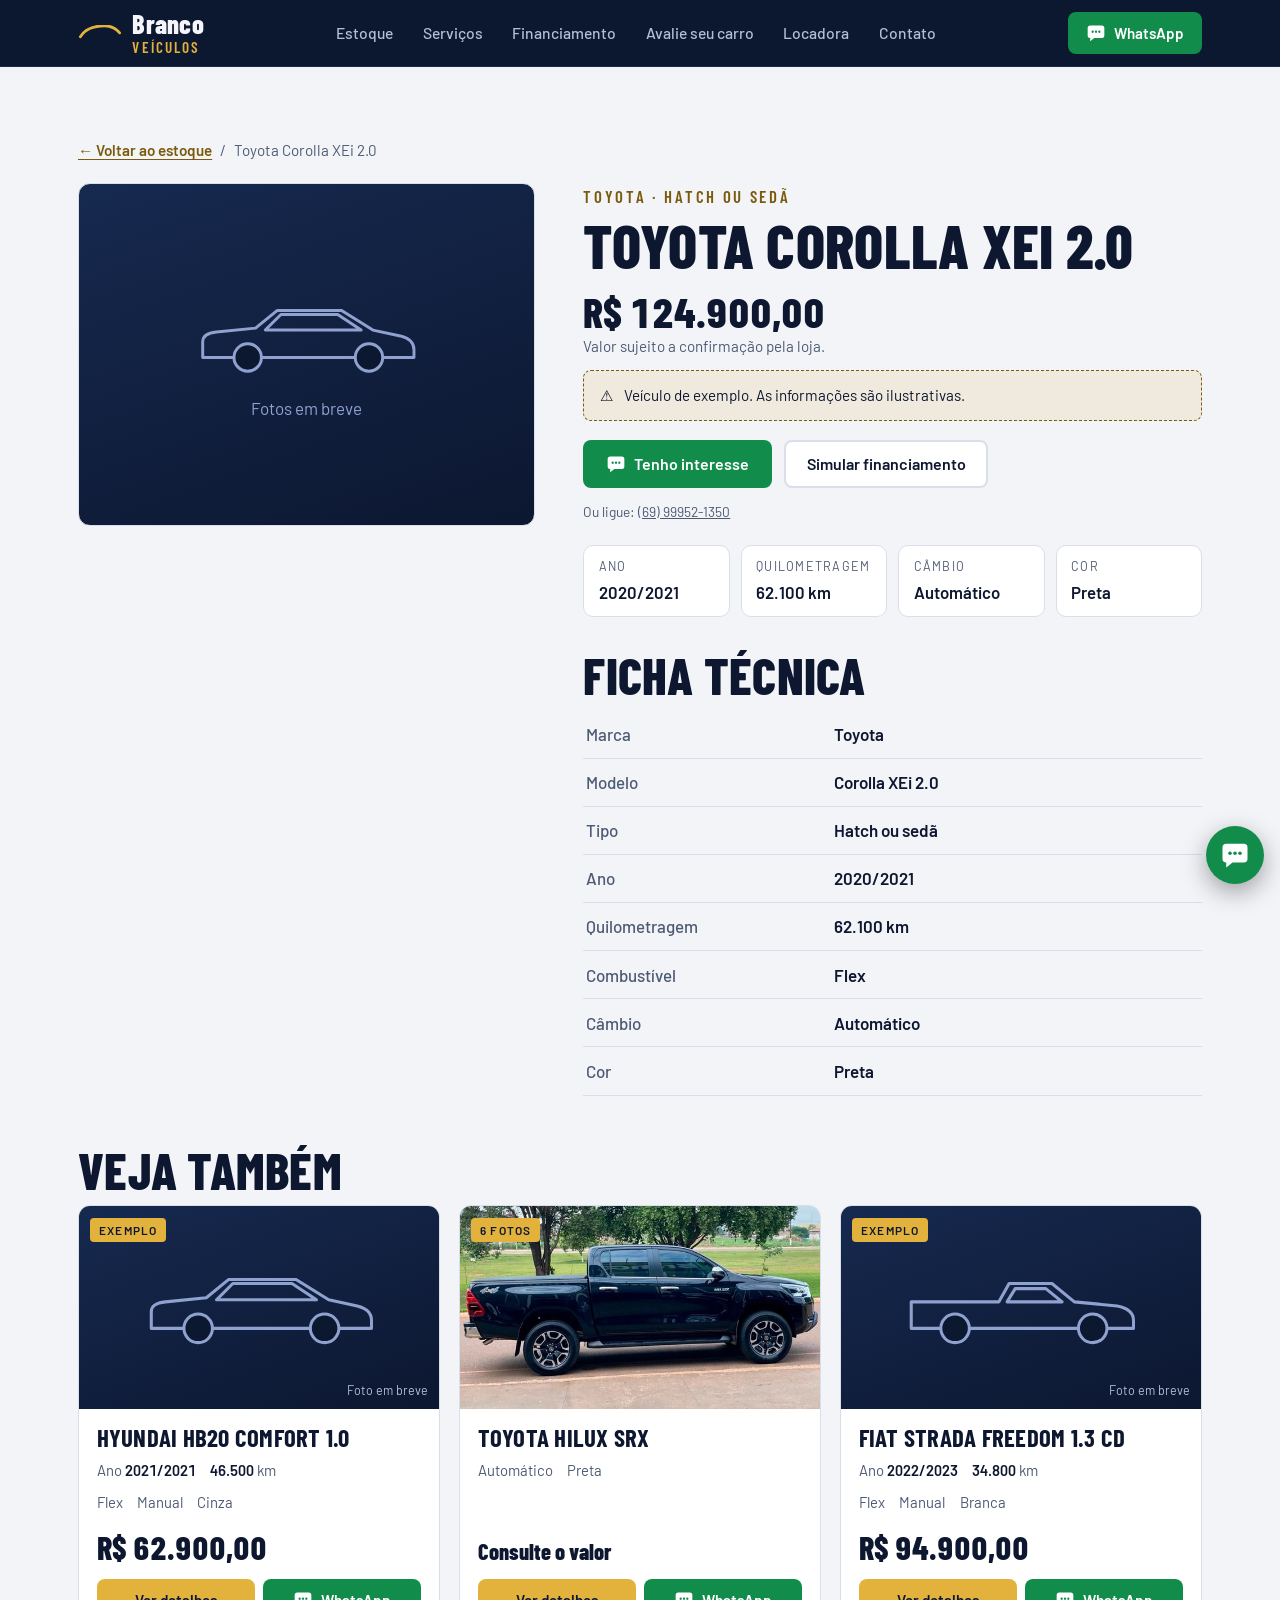
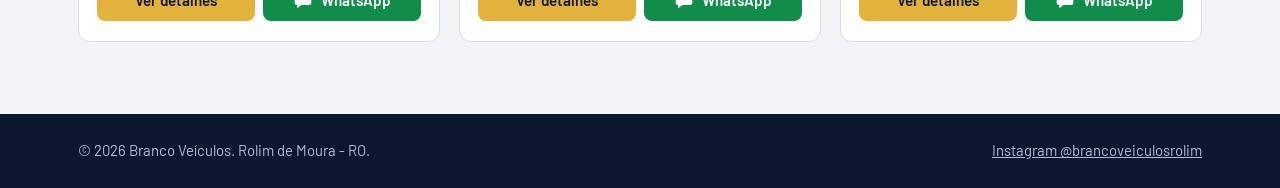
<file: carros/exemplo-corolla-xei/index.html>
<!doctype html>
<html lang="pt-BR">
<head>
<meta charset="utf-8">
<meta name="viewport" content="width=device-width, initial-scale=1">
<title>Toyota Corolla XEi 2.0 2020/2021 | Branco Veículos - Rolim de Moura</title>
<meta name="description" content="Toyota Corolla XEi 2.0: 2020/2021, 62.100 km, Automático, Preta. Veja fotos e ficha técnica na Branco Veículos, Rolim de Moura - RO.">
<meta name="robots" content="noindex, follow">
<meta name="theme-color" content="#0C1730">
<link rel="icon" href="data:image/svg+xml,%3Csvg xmlns='http://www.w3.org/2000/svg' viewBox='0 0 64 64'%3E%3Crect width='64' height='64' rx='12' fill='%230C1730'/%3E%3Cpath d='M10 40C16 24 28 18 40 18c8 0 12 4 14 10' fill='none' stroke='%23E3B23C' stroke-width='7' stroke-linecap='round'/%3E%3C/svg%3E">
<link rel="preconnect" href="https://fonts.googleapis.com">
<link rel="preconnect" href="https://fonts.gstatic.com" crossorigin>
<link href="https://fonts.googleapis.com/css2?family=Barlow+Condensed:wght@600;700;800&family=Barlow:wght@400;500;600&display=swap" rel="stylesheet">
<link rel="stylesheet" href="../../assets/site.css">
<meta property="og:type" content="website"><meta property="og:locale" content="pt_BR"><meta property="og:site_name" content="Branco Veículos">
<meta property="og:title" content="Toyota Corolla XEi 2.0 2020/2021 | Branco Veículos - Rolim de Moura"><meta property="og:description" content="Toyota Corolla XEi 2.0: 2020/2021, 62.100 km, Automático, Preta. Veja fotos e ficha técnica na Branco Veículos, Rolim de Moura - RO.">
<meta name="twitter:card" content="summary_large_image">

</head>
<body>
<svg width="0" height="0" style="position:absolute" aria-hidden="true">
  <symbol id="i-insta" viewBox="0 0 24 24"><rect x="3" y="3" width="18" height="18" rx="5" fill="none" stroke="currentColor" stroke-width="2"/><circle cx="12" cy="12" r="4" fill="none" stroke="currentColor" stroke-width="2"/><circle cx="17.2" cy="6.8" r="1.2" fill="currentColor"/></symbol>
  <symbol id="i-chat" viewBox="0 0 24 24"><path fill="currentColor" d="M5 3h14a3 3 0 0 1 3 3v9a3 3 0 0 1-3 3H10l-5 4v-4a3 3 0 0 1-3-3V6a3 3 0 0 1 3-3z"/><circle cx="8" cy="10.5" r="1.4" fill="var(--wa)"/><circle cx="12" cy="10.5" r="1.4" fill="var(--wa)"/><circle cx="16" cy="10.5" r="1.4" fill="var(--wa)"/></symbol>
</svg>

<header class="top">
  <div class="wrap top-row">
    <a class="brand" href="../../#inicio" aria-label="Branco Veículos, início">
      <svg viewBox="0 0 56 20" aria-hidden="true"><path d="M3 15C9 5 21 1 34 1c8 0 14 3 19 9" fill="none" stroke="#E3B23C" stroke-width="3.5" stroke-linecap="round"/></svg>
      <span class="brand-name">Branco<small>Veículos</small></span>
    </a>
    <nav aria-label="Seções do site">
      <ul class="menu">
        <li><a href="../../#estoque">Estoque</a></li>
        <li><a href="../../#servicos">Serviços</a></li>
        <li><a href="../../#financiamento">Financiamento</a></li>
        <li><a href="../../#avaliacao">Avalie seu carro</a></li>
        <li><a href="../../#locadora">Locadora</a></li>
        <li><a href="../../#contato">Contato</a></li>
      </ul>
    </nav>
    <a class="btn btn-wa btn-sm" href="https://wa.me/556999521350?text=Ol%C3%A1%21%20Vim%20pelo%20site%20da%20Branco%20Ve%C3%ADculos%20e%20gostaria%20de%20mais%20informa%C3%A7%C3%B5es." target="_blank" rel="noopener"><svg><use href="#i-chat"/></svg>WhatsApp</a>
  </div>
</header>


<main id="inicio">
  <div class="sec"><div class="wrap">
<nav class="crumbs" aria-label="Você está em"><a href="../../#estoque">&#8592; Voltar ao estoque</a><span aria-hidden="true">/</span><span aria-current="page">Toyota Corolla XEi 2.0</span></nav><div class="detail"><div class="gal"><div class="viewer empty"><svg viewBox="0 0 240 100" fill="none" stroke="currentColor" stroke-width="3" stroke-linejoin="round" aria-hidden="true"><path d="M14 70V54c0-6 4-9 14-10l40-4 22-18h66l32 20 28 6c8 2 14 6 14 14v8z"/><path d="M94 26h58l24 16H78z"/><circle cx="60" cy="70" r="14" fill="#0C1730"/><circle cx="184" cy="70" r="14" fill="#0C1730"/></svg><p>Fotos em breve</p></div></div><div class="info-col"><p class="eyebrow">Toyota &middot; Hatch ou sedã</p><h1>Toyota Corolla XEi 2.0</h1><p class="price-big">R$ 124.900,00<small>Valor sujeito a confirmação pela loja.</small></p><p class="notice"><span aria-hidden="true">&#9888;</span><span>Veículo de exemplo. As informações são ilustrativas.</span></p><div class="cta-row"><a class="btn btn-wa" target="_blank" rel="noopener" href="https://wa.me/556999521350?text=Ol%C3%A1%21%20Tenho%20interesse%20no%20ve%C3%ADculo%20Toyota%20Corolla%20XEi%202.0%202020/2021%20que%20vi%20no%20site%20da%20Branco%20Ve%C3%ADculos.%20Ainda%20est%C3%A1%20dispon%C3%ADvel%3F"><svg><use href="#i-chat"/></svg>Tenho interesse</a><a class="btn btn-line" href="../../#financiamento">Simular financiamento</a></div><p class="hint">Ou ligue: <a href="tel:+556999521350">(69) 99952-1350</a></p><dl class="facts"><div><dt>Ano</dt><dd>2020/2021</dd></div><div><dt>Quilometragem</dt><dd>62.100 km</dd></div><div><dt>Câmbio</dt><dd>Automático</dd></div><div><dt>Cor</dt><dd>Preta</dd></div></dl><h2 class="h-sm">Ficha técnica</h2><table class="spec"><tbody><tr><th scope="row">Marca</th><td>Toyota</td></tr><tr><th scope="row">Modelo</th><td>Corolla XEi 2.0</td></tr><tr><th scope="row">Tipo</th><td>Hatch ou sedã</td></tr><tr><th scope="row">Ano</th><td>2020/2021</td></tr><tr><th scope="row">Quilometragem</th><td>62.100 km</td></tr><tr><th scope="row">Combustível</th><td>Flex</td></tr><tr><th scope="row">Câmbio</th><td>Automático</td></tr><tr><th scope="row">Cor</th><td>Preta</td></tr></tbody></table></div></div><section class="also" aria-labelledby="tambem"><h2 class="h-sm" id="tambem">Veja também</h2><div class="grid"><article class="car" data-tipo="hatch" data-preco="62900" data-ano="2021" data-km="46500" data-pos="0"><a class="thumb" href="../../carros/exemplo-hb20-comfort/" aria-label="Ver detalhes: Hyundai HB20 Comfort 1.0"><svg viewBox="0 0 240 100" fill="none" stroke="currentColor" stroke-width="3" stroke-linejoin="round" aria-hidden="true"><path d="M14 70V54c0-6 4-9 14-10l40-4 22-18h66l32 20 28 6c8 2 14 6 14 14v8z"/><path d="M94 26h58l24 16H78z"/><circle cx="60" cy="70" r="14" fill="#0C1730"/><circle cx="184" cy="70" r="14" fill="#0C1730"/></svg><span class="tag">Exemplo</span><span class="soon">Foto em breve</span></a><div class="car-body"><h3><a class="car-link" href="../../carros/exemplo-hb20-comfort/">Hyundai HB20 Comfort 1.0</a></h3><ul class="specs"><li>Ano <b>2021/2021</b></li><li><b>46.500</b> km</li></ul><ul class="specs"><li>Flex</li><li>Manual</li><li>Cinza</li></ul><p class="price">R$ 62.900,00</p><div class="actions"><a class="btn btn-gold btn-sm" href="../../carros/exemplo-hb20-comfort/">Ver detalhes</a><a class="btn btn-wa btn-sm" target="_blank" rel="noopener" href="https://wa.me/556999521350?text=Ol%C3%A1%21%20Tenho%20interesse%20no%20ve%C3%ADculo%20Hyundai%20HB20%20Comfort%201.0%202021/2021%20que%20vi%20no%20site%20da%20Branco%20Ve%C3%ADculos.%20Ainda%20est%C3%A1%20dispon%C3%ADvel%3F"><svg><use href="#i-chat"/></svg>WhatsApp</a></div></div></article><article class="car" data-tipo="picape" data-preco="" data-ano="" data-km="" data-pos="1"><a class="thumb" href="../../carros/hilux-srx/" aria-label="Ver detalhes: Toyota Hilux SRX"><img src="../../carros/hilux-srx/capa.jpg" alt="" width="640" height="360" loading="lazy"><span class="tag">6 fotos</span></a><div class="car-body"><h3><a class="car-link" href="../../carros/hilux-srx/">Toyota Hilux SRX</a></h3><ul class="specs"><li>Automático</li><li>Preta</li></ul><p class="price"><span class="consulte">Consulte o valor</span></p><div class="actions"><a class="btn btn-gold btn-sm" href="../../carros/hilux-srx/">Ver detalhes</a><a class="btn btn-wa btn-sm" target="_blank" rel="noopener" href="https://wa.me/556999521350?text=Ol%C3%A1%21%20Tenho%20interesse%20no%20ve%C3%ADculo%20Toyota%20Hilux%20SRX%20que%20vi%20no%20site%20da%20Branco%20Ve%C3%ADculos.%20Ainda%20est%C3%A1%20dispon%C3%ADvel%3F"><svg><use href="#i-chat"/></svg>WhatsApp</a></div></div></article><article class="car" data-tipo="picape" data-preco="94900" data-ano="2023" data-km="34800" data-pos="2"><a class="thumb" href="../../carros/exemplo-strada-freedom/" aria-label="Ver detalhes: Fiat Strada Freedom 1.3 CD"><svg viewBox="0 0 240 100" fill="none" stroke="currentColor" stroke-width="3" stroke-linejoin="round" aria-hidden="true"><path d="M12 70V44h86l10-18h42l22 18 42 4c10 2 16 6 16 14v8z"/><path d="M114 31h30l16 13h-54z"/><circle cx="55" cy="70" r="14" fill="#0C1730"/><circle cx="190" cy="70" r="14" fill="#0C1730"/></svg><span class="tag">Exemplo</span><span class="soon">Foto em breve</span></a><div class="car-body"><h3><a class="car-link" href="../../carros/exemplo-strada-freedom/">Fiat Strada Freedom 1.3 CD</a></h3><ul class="specs"><li>Ano <b>2022/2023</b></li><li><b>34.800</b> km</li></ul><ul class="specs"><li>Flex</li><li>Manual</li><li>Branca</li></ul><p class="price">R$ 94.900,00</p><div class="actions"><a class="btn btn-gold btn-sm" href="../../carros/exemplo-strada-freedom/">Ver detalhes</a><a class="btn btn-wa btn-sm" target="_blank" rel="noopener" href="https://wa.me/556999521350?text=Ol%C3%A1%21%20Tenho%20interesse%20no%20ve%C3%ADculo%20Fiat%20Strada%20Freedom%201.3%20CD%202022/2023%20que%20vi%20no%20site%20da%20Branco%20Ve%C3%ADculos.%20Ainda%20est%C3%A1%20dispon%C3%ADvel%3F"><svg><use href="#i-chat"/></svg>WhatsApp</a></div></div></article></div></section>
  </div></div>
</main>

<footer class="foot">
  <div class="wrap">
    <span>&copy; 2026 Branco Veículos. Rolim de Moura - RO.</span>
    <a href="https://www.instagram.com/brancoveiculosrolim" target="_blank" rel="noopener" style="color:inherit">Instagram @brancoveiculosrolim</a>
  </div>
</footer>

<a class="float" href="https://wa.me/556999521350?text=Ol%C3%A1%21%20Tenho%20interesse%20no%20ve%C3%ADculo%20Toyota%20Corolla%20XEi%202.0%202020/2021%20que%20vi%20no%20site%20da%20Branco%20Ve%C3%ADculos.%20Ainda%20est%C3%A1%20dispon%C3%ADvel%3F" target="_blank" rel="noopener"><svg><use href="#i-chat"/></svg><span class="sr">Falar no WhatsApp</span></a>

<script type="application/json" id="dados">{"whatsapp": "556999521350", "horarios": [{"dia": "Domingo", "nome": "domingo", "h": null}, {"dia": "Segunda-feira", "nome": "segunda-feira", "h": ["07:30", "18:00"]}, {"dia": "Terça-feira", "nome": "terça-feira", "h": ["07:30", "18:00"]}, {"dia": "Quarta-feira", "nome": "quarta-feira", "h": ["07:30", "18:00"]}, {"dia": "Quinta-feira", "nome": "quinta-feira", "h": ["07:30", "18:00"]}, {"dia": "Sexta-feira", "nome": "sexta-feira", "h": ["07:30", "18:00"]}, {"dia": "Sábado", "nome": "sábado", "h": ["07:30", "12:00"]}]}</script>
<script src="../../assets/site.js" defer></script>

</body>
</html>
</file>
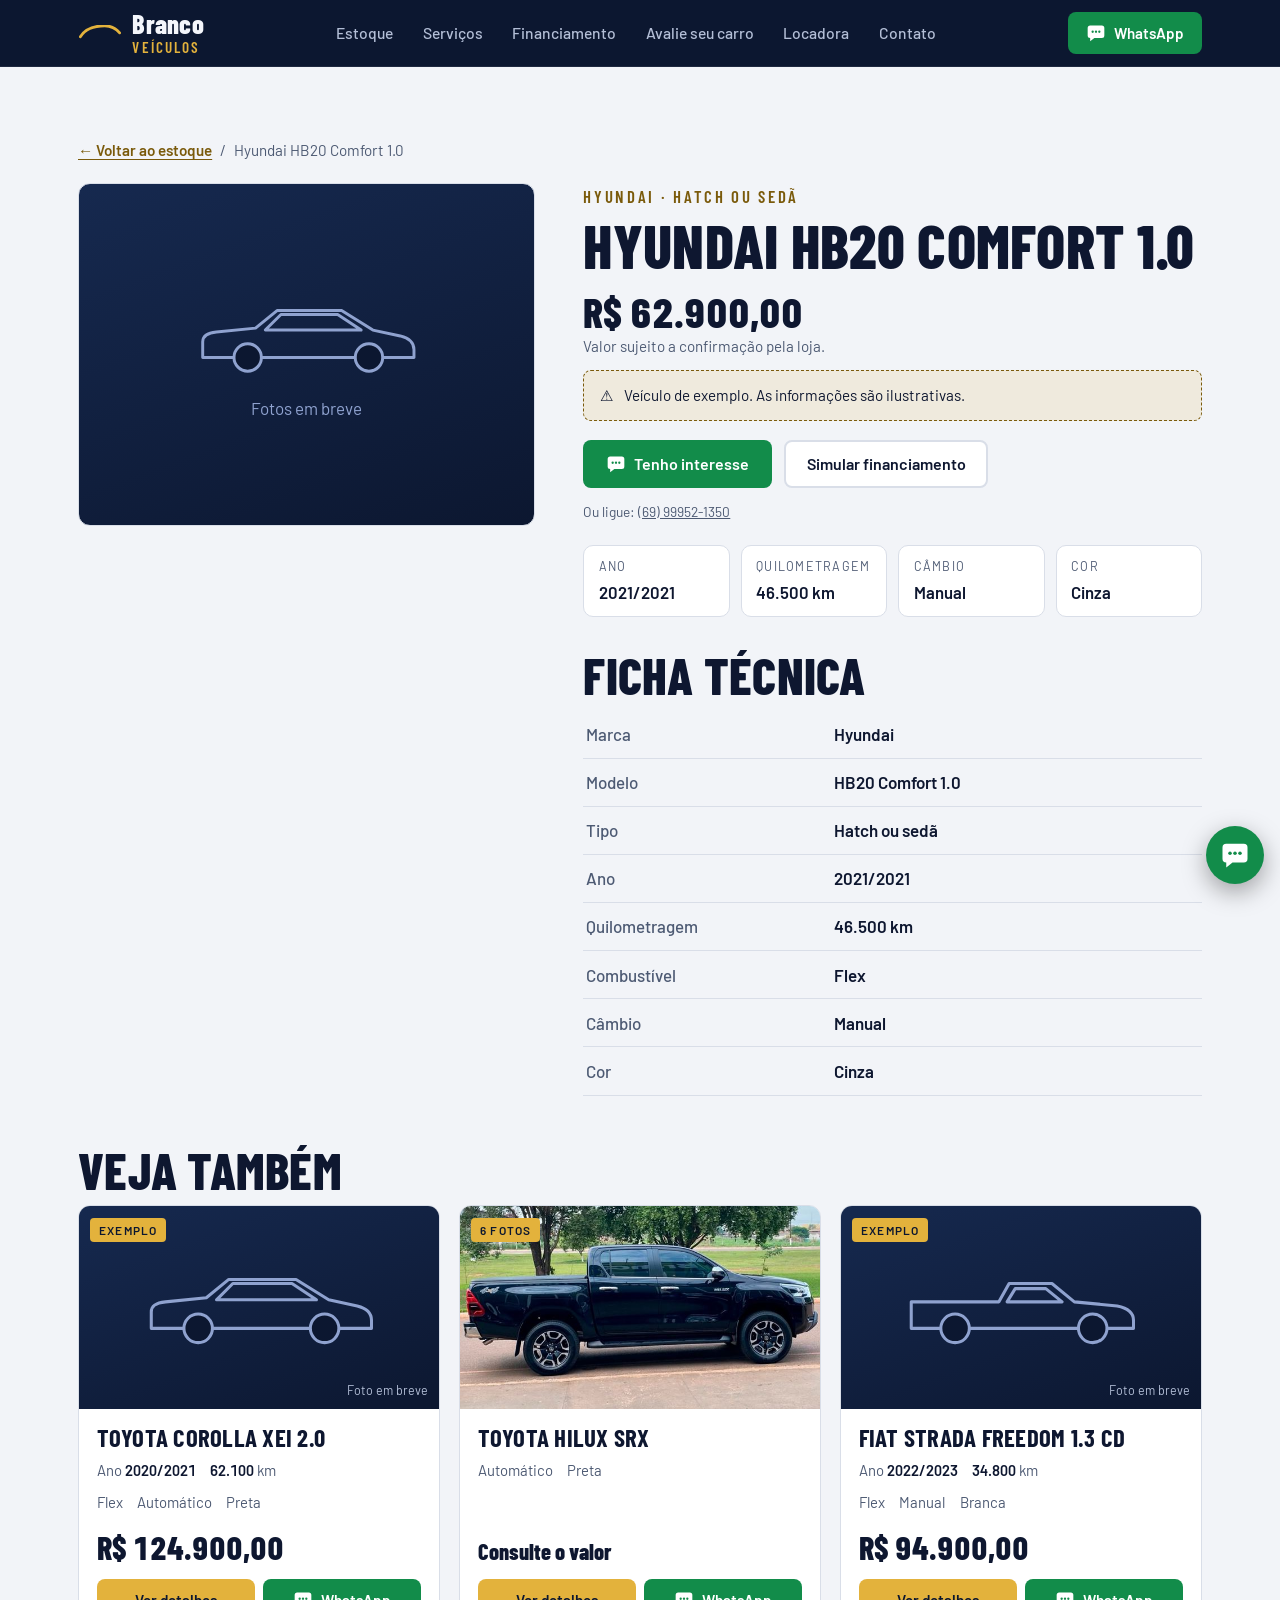
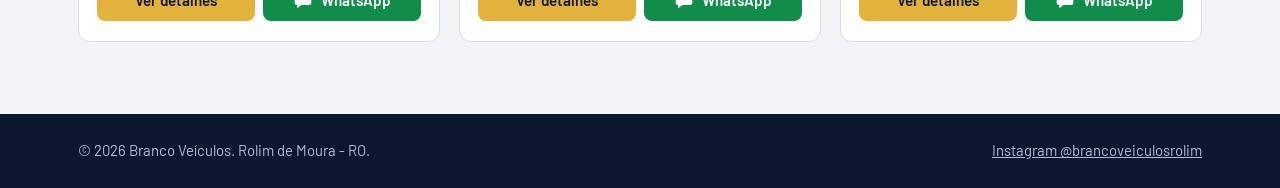
<file: carros/exemplo-hb20-comfort/index.html>
<!doctype html>
<html lang="pt-BR">
<head>
<meta charset="utf-8">
<meta name="viewport" content="width=device-width, initial-scale=1">
<title>Hyundai HB20 Comfort 1.0 2021/2021 | Branco Veículos - Rolim de Moura</title>
<meta name="description" content="Hyundai HB20 Comfort 1.0: 2021/2021, 46.500 km, Manual, Cinza. Veja fotos e ficha técnica na Branco Veículos, Rolim de Moura - RO.">
<meta name="robots" content="noindex, follow">
<meta name="theme-color" content="#0C1730">
<link rel="icon" href="data:image/svg+xml,%3Csvg xmlns='http://www.w3.org/2000/svg' viewBox='0 0 64 64'%3E%3Crect width='64' height='64' rx='12' fill='%230C1730'/%3E%3Cpath d='M10 40C16 24 28 18 40 18c8 0 12 4 14 10' fill='none' stroke='%23E3B23C' stroke-width='7' stroke-linecap='round'/%3E%3C/svg%3E">
<link rel="preconnect" href="https://fonts.googleapis.com">
<link rel="preconnect" href="https://fonts.gstatic.com" crossorigin>
<link href="https://fonts.googleapis.com/css2?family=Barlow+Condensed:wght@600;700;800&family=Barlow:wght@400;500;600&display=swap" rel="stylesheet">
<link rel="stylesheet" href="../../assets/site.css">
<meta property="og:type" content="website"><meta property="og:locale" content="pt_BR"><meta property="og:site_name" content="Branco Veículos">
<meta property="og:title" content="Hyundai HB20 Comfort 1.0 2021/2021 | Branco Veículos - Rolim de Moura"><meta property="og:description" content="Hyundai HB20 Comfort 1.0: 2021/2021, 46.500 km, Manual, Cinza. Veja fotos e ficha técnica na Branco Veículos, Rolim de Moura - RO.">
<meta name="twitter:card" content="summary_large_image">

</head>
<body>
<svg width="0" height="0" style="position:absolute" aria-hidden="true">
  <symbol id="i-insta" viewBox="0 0 24 24"><rect x="3" y="3" width="18" height="18" rx="5" fill="none" stroke="currentColor" stroke-width="2"/><circle cx="12" cy="12" r="4" fill="none" stroke="currentColor" stroke-width="2"/><circle cx="17.2" cy="6.8" r="1.2" fill="currentColor"/></symbol>
  <symbol id="i-chat" viewBox="0 0 24 24"><path fill="currentColor" d="M5 3h14a3 3 0 0 1 3 3v9a3 3 0 0 1-3 3H10l-5 4v-4a3 3 0 0 1-3-3V6a3 3 0 0 1 3-3z"/><circle cx="8" cy="10.5" r="1.4" fill="var(--wa)"/><circle cx="12" cy="10.5" r="1.4" fill="var(--wa)"/><circle cx="16" cy="10.5" r="1.4" fill="var(--wa)"/></symbol>
</svg>

<header class="top">
  <div class="wrap top-row">
    <a class="brand" href="../../#inicio" aria-label="Branco Veículos, início">
      <svg viewBox="0 0 56 20" aria-hidden="true"><path d="M3 15C9 5 21 1 34 1c8 0 14 3 19 9" fill="none" stroke="#E3B23C" stroke-width="3.5" stroke-linecap="round"/></svg>
      <span class="brand-name">Branco<small>Veículos</small></span>
    </a>
    <nav aria-label="Seções do site">
      <ul class="menu">
        <li><a href="../../#estoque">Estoque</a></li>
        <li><a href="../../#servicos">Serviços</a></li>
        <li><a href="../../#financiamento">Financiamento</a></li>
        <li><a href="../../#avaliacao">Avalie seu carro</a></li>
        <li><a href="../../#locadora">Locadora</a></li>
        <li><a href="../../#contato">Contato</a></li>
      </ul>
    </nav>
    <a class="btn btn-wa btn-sm" href="https://wa.me/556999521350?text=Ol%C3%A1%21%20Vim%20pelo%20site%20da%20Branco%20Ve%C3%ADculos%20e%20gostaria%20de%20mais%20informa%C3%A7%C3%B5es." target="_blank" rel="noopener"><svg><use href="#i-chat"/></svg>WhatsApp</a>
  </div>
</header>


<main id="inicio">
  <div class="sec"><div class="wrap">
<nav class="crumbs" aria-label="Você está em"><a href="../../#estoque">&#8592; Voltar ao estoque</a><span aria-hidden="true">/</span><span aria-current="page">Hyundai HB20 Comfort 1.0</span></nav><div class="detail"><div class="gal"><div class="viewer empty"><svg viewBox="0 0 240 100" fill="none" stroke="currentColor" stroke-width="3" stroke-linejoin="round" aria-hidden="true"><path d="M14 70V54c0-6 4-9 14-10l40-4 22-18h66l32 20 28 6c8 2 14 6 14 14v8z"/><path d="M94 26h58l24 16H78z"/><circle cx="60" cy="70" r="14" fill="#0C1730"/><circle cx="184" cy="70" r="14" fill="#0C1730"/></svg><p>Fotos em breve</p></div></div><div class="info-col"><p class="eyebrow">Hyundai &middot; Hatch ou sedã</p><h1>Hyundai HB20 Comfort 1.0</h1><p class="price-big">R$ 62.900,00<small>Valor sujeito a confirmação pela loja.</small></p><p class="notice"><span aria-hidden="true">&#9888;</span><span>Veículo de exemplo. As informações são ilustrativas.</span></p><div class="cta-row"><a class="btn btn-wa" target="_blank" rel="noopener" href="https://wa.me/556999521350?text=Ol%C3%A1%21%20Tenho%20interesse%20no%20ve%C3%ADculo%20Hyundai%20HB20%20Comfort%201.0%202021/2021%20que%20vi%20no%20site%20da%20Branco%20Ve%C3%ADculos.%20Ainda%20est%C3%A1%20dispon%C3%ADvel%3F"><svg><use href="#i-chat"/></svg>Tenho interesse</a><a class="btn btn-line" href="../../#financiamento">Simular financiamento</a></div><p class="hint">Ou ligue: <a href="tel:+556999521350">(69) 99952-1350</a></p><dl class="facts"><div><dt>Ano</dt><dd>2021/2021</dd></div><div><dt>Quilometragem</dt><dd>46.500 km</dd></div><div><dt>Câmbio</dt><dd>Manual</dd></div><div><dt>Cor</dt><dd>Cinza</dd></div></dl><h2 class="h-sm">Ficha técnica</h2><table class="spec"><tbody><tr><th scope="row">Marca</th><td>Hyundai</td></tr><tr><th scope="row">Modelo</th><td>HB20 Comfort 1.0</td></tr><tr><th scope="row">Tipo</th><td>Hatch ou sedã</td></tr><tr><th scope="row">Ano</th><td>2021/2021</td></tr><tr><th scope="row">Quilometragem</th><td>46.500 km</td></tr><tr><th scope="row">Combustível</th><td>Flex</td></tr><tr><th scope="row">Câmbio</th><td>Manual</td></tr><tr><th scope="row">Cor</th><td>Cinza</td></tr></tbody></table></div></div><section class="also" aria-labelledby="tambem"><h2 class="h-sm" id="tambem">Veja também</h2><div class="grid"><article class="car" data-tipo="hatch" data-preco="124900" data-ano="2021" data-km="62100" data-pos="0"><a class="thumb" href="../../carros/exemplo-corolla-xei/" aria-label="Ver detalhes: Toyota Corolla XEi 2.0"><svg viewBox="0 0 240 100" fill="none" stroke="currentColor" stroke-width="3" stroke-linejoin="round" aria-hidden="true"><path d="M14 70V54c0-6 4-9 14-10l40-4 22-18h66l32 20 28 6c8 2 14 6 14 14v8z"/><path d="M94 26h58l24 16H78z"/><circle cx="60" cy="70" r="14" fill="#0C1730"/><circle cx="184" cy="70" r="14" fill="#0C1730"/></svg><span class="tag">Exemplo</span><span class="soon">Foto em breve</span></a><div class="car-body"><h3><a class="car-link" href="../../carros/exemplo-corolla-xei/">Toyota Corolla XEi 2.0</a></h3><ul class="specs"><li>Ano <b>2020/2021</b></li><li><b>62.100</b> km</li></ul><ul class="specs"><li>Flex</li><li>Automático</li><li>Preta</li></ul><p class="price">R$ 124.900,00</p><div class="actions"><a class="btn btn-gold btn-sm" href="../../carros/exemplo-corolla-xei/">Ver detalhes</a><a class="btn btn-wa btn-sm" target="_blank" rel="noopener" href="https://wa.me/556999521350?text=Ol%C3%A1%21%20Tenho%20interesse%20no%20ve%C3%ADculo%20Toyota%20Corolla%20XEi%202.0%202020/2021%20que%20vi%20no%20site%20da%20Branco%20Ve%C3%ADculos.%20Ainda%20est%C3%A1%20dispon%C3%ADvel%3F"><svg><use href="#i-chat"/></svg>WhatsApp</a></div></div></article><article class="car" data-tipo="picape" data-preco="" data-ano="" data-km="" data-pos="1"><a class="thumb" href="../../carros/hilux-srx/" aria-label="Ver detalhes: Toyota Hilux SRX"><img src="../../carros/hilux-srx/capa.jpg" alt="" width="640" height="360" loading="lazy"><span class="tag">6 fotos</span></a><div class="car-body"><h3><a class="car-link" href="../../carros/hilux-srx/">Toyota Hilux SRX</a></h3><ul class="specs"><li>Automático</li><li>Preta</li></ul><p class="price"><span class="consulte">Consulte o valor</span></p><div class="actions"><a class="btn btn-gold btn-sm" href="../../carros/hilux-srx/">Ver detalhes</a><a class="btn btn-wa btn-sm" target="_blank" rel="noopener" href="https://wa.me/556999521350?text=Ol%C3%A1%21%20Tenho%20interesse%20no%20ve%C3%ADculo%20Toyota%20Hilux%20SRX%20que%20vi%20no%20site%20da%20Branco%20Ve%C3%ADculos.%20Ainda%20est%C3%A1%20dispon%C3%ADvel%3F"><svg><use href="#i-chat"/></svg>WhatsApp</a></div></div></article><article class="car" data-tipo="picape" data-preco="94900" data-ano="2023" data-km="34800" data-pos="2"><a class="thumb" href="../../carros/exemplo-strada-freedom/" aria-label="Ver detalhes: Fiat Strada Freedom 1.3 CD"><svg viewBox="0 0 240 100" fill="none" stroke="currentColor" stroke-width="3" stroke-linejoin="round" aria-hidden="true"><path d="M12 70V44h86l10-18h42l22 18 42 4c10 2 16 6 16 14v8z"/><path d="M114 31h30l16 13h-54z"/><circle cx="55" cy="70" r="14" fill="#0C1730"/><circle cx="190" cy="70" r="14" fill="#0C1730"/></svg><span class="tag">Exemplo</span><span class="soon">Foto em breve</span></a><div class="car-body"><h3><a class="car-link" href="../../carros/exemplo-strada-freedom/">Fiat Strada Freedom 1.3 CD</a></h3><ul class="specs"><li>Ano <b>2022/2023</b></li><li><b>34.800</b> km</li></ul><ul class="specs"><li>Flex</li><li>Manual</li><li>Branca</li></ul><p class="price">R$ 94.900,00</p><div class="actions"><a class="btn btn-gold btn-sm" href="../../carros/exemplo-strada-freedom/">Ver detalhes</a><a class="btn btn-wa btn-sm" target="_blank" rel="noopener" href="https://wa.me/556999521350?text=Ol%C3%A1%21%20Tenho%20interesse%20no%20ve%C3%ADculo%20Fiat%20Strada%20Freedom%201.3%20CD%202022/2023%20que%20vi%20no%20site%20da%20Branco%20Ve%C3%ADculos.%20Ainda%20est%C3%A1%20dispon%C3%ADvel%3F"><svg><use href="#i-chat"/></svg>WhatsApp</a></div></div></article></div></section>
  </div></div>
</main>

<footer class="foot">
  <div class="wrap">
    <span>&copy; 2026 Branco Veículos. Rolim de Moura - RO.</span>
    <a href="https://www.instagram.com/brancoveiculosrolim" target="_blank" rel="noopener" style="color:inherit">Instagram @brancoveiculosrolim</a>
  </div>
</footer>

<a class="float" href="https://wa.me/556999521350?text=Ol%C3%A1%21%20Tenho%20interesse%20no%20ve%C3%ADculo%20Hyundai%20HB20%20Comfort%201.0%202021/2021%20que%20vi%20no%20site%20da%20Branco%20Ve%C3%ADculos.%20Ainda%20est%C3%A1%20dispon%C3%ADvel%3F" target="_blank" rel="noopener"><svg><use href="#i-chat"/></svg><span class="sr">Falar no WhatsApp</span></a>

<script type="application/json" id="dados">{"whatsapp": "556999521350", "horarios": [{"dia": "Domingo", "nome": "domingo", "h": null}, {"dia": "Segunda-feira", "nome": "segunda-feira", "h": ["07:30", "18:00"]}, {"dia": "Terça-feira", "nome": "terça-feira", "h": ["07:30", "18:00"]}, {"dia": "Quarta-feira", "nome": "quarta-feira", "h": ["07:30", "18:00"]}, {"dia": "Quinta-feira", "nome": "quinta-feira", "h": ["07:30", "18:00"]}, {"dia": "Sexta-feira", "nome": "sexta-feira", "h": ["07:30", "18:00"]}, {"dia": "Sábado", "nome": "sábado", "h": ["07:30", "12:00"]}]}</script>
<script src="../../assets/site.js" defer></script>

</body>
</html>
</file>
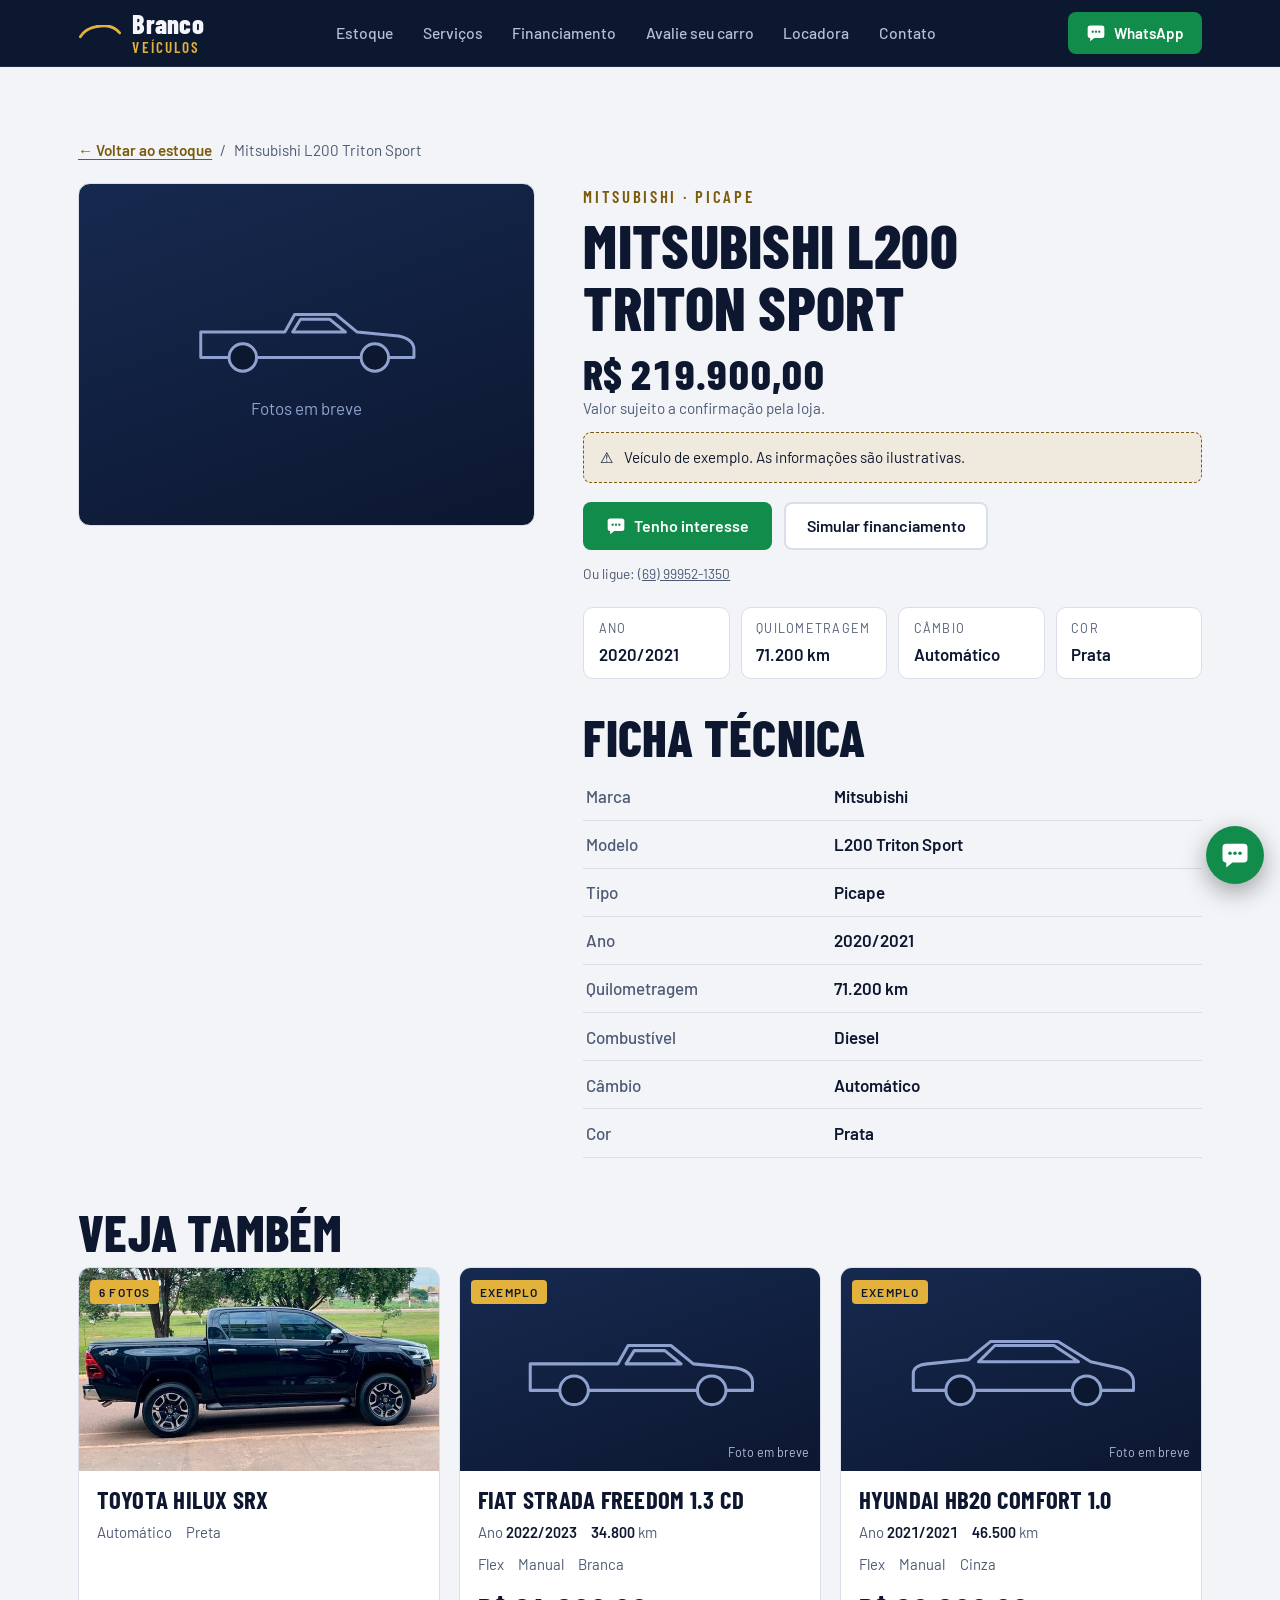
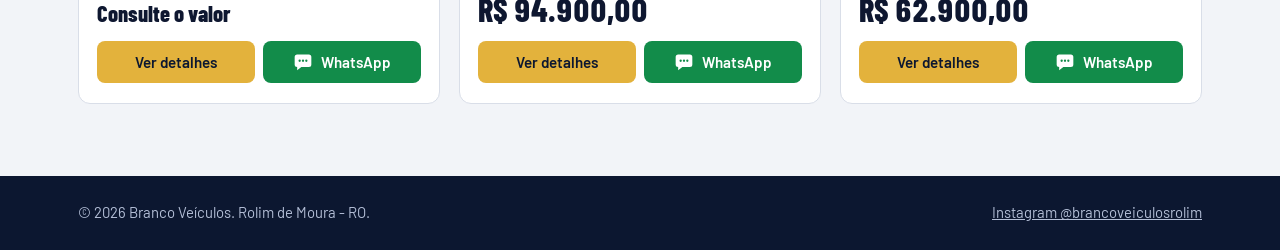
<file: carros/exemplo-l200-triton-sport/index.html>
<!doctype html>
<html lang="pt-BR">
<head>
<meta charset="utf-8">
<meta name="viewport" content="width=device-width, initial-scale=1">
<title>Mitsubishi L200 Triton Sport 2020/2021 | Branco Veículos - Rolim de Moura</title>
<meta name="description" content="Mitsubishi L200 Triton Sport: 2020/2021, 71.200 km, Automático, Prata. Veja fotos e ficha técnica na Branco Veículos, Rolim de Moura - RO.">
<meta name="robots" content="noindex, follow">
<meta name="theme-color" content="#0C1730">
<link rel="icon" href="data:image/svg+xml,%3Csvg xmlns='http://www.w3.org/2000/svg' viewBox='0 0 64 64'%3E%3Crect width='64' height='64' rx='12' fill='%230C1730'/%3E%3Cpath d='M10 40C16 24 28 18 40 18c8 0 12 4 14 10' fill='none' stroke='%23E3B23C' stroke-width='7' stroke-linecap='round'/%3E%3C/svg%3E">
<link rel="preconnect" href="https://fonts.googleapis.com">
<link rel="preconnect" href="https://fonts.gstatic.com" crossorigin>
<link href="https://fonts.googleapis.com/css2?family=Barlow+Condensed:wght@600;700;800&family=Barlow:wght@400;500;600&display=swap" rel="stylesheet">
<link rel="stylesheet" href="../../assets/site.css">
<meta property="og:type" content="website"><meta property="og:locale" content="pt_BR"><meta property="og:site_name" content="Branco Veículos">
<meta property="og:title" content="Mitsubishi L200 Triton Sport 2020/2021 | Branco Veículos - Rolim de Moura"><meta property="og:description" content="Mitsubishi L200 Triton Sport: 2020/2021, 71.200 km, Automático, Prata. Veja fotos e ficha técnica na Branco Veículos, Rolim de Moura - RO.">
<meta name="twitter:card" content="summary_large_image">

</head>
<body>
<svg width="0" height="0" style="position:absolute" aria-hidden="true">
  <symbol id="i-insta" viewBox="0 0 24 24"><rect x="3" y="3" width="18" height="18" rx="5" fill="none" stroke="currentColor" stroke-width="2"/><circle cx="12" cy="12" r="4" fill="none" stroke="currentColor" stroke-width="2"/><circle cx="17.2" cy="6.8" r="1.2" fill="currentColor"/></symbol>
  <symbol id="i-chat" viewBox="0 0 24 24"><path fill="currentColor" d="M5 3h14a3 3 0 0 1 3 3v9a3 3 0 0 1-3 3H10l-5 4v-4a3 3 0 0 1-3-3V6a3 3 0 0 1 3-3z"/><circle cx="8" cy="10.5" r="1.4" fill="var(--wa)"/><circle cx="12" cy="10.5" r="1.4" fill="var(--wa)"/><circle cx="16" cy="10.5" r="1.4" fill="var(--wa)"/></symbol>
</svg>

<header class="top">
  <div class="wrap top-row">
    <a class="brand" href="../../#inicio" aria-label="Branco Veículos, início">
      <svg viewBox="0 0 56 20" aria-hidden="true"><path d="M3 15C9 5 21 1 34 1c8 0 14 3 19 9" fill="none" stroke="#E3B23C" stroke-width="3.5" stroke-linecap="round"/></svg>
      <span class="brand-name">Branco<small>Veículos</small></span>
    </a>
    <nav aria-label="Seções do site">
      <ul class="menu">
        <li><a href="../../#estoque">Estoque</a></li>
        <li><a href="../../#servicos">Serviços</a></li>
        <li><a href="../../#financiamento">Financiamento</a></li>
        <li><a href="../../#avaliacao">Avalie seu carro</a></li>
        <li><a href="../../#locadora">Locadora</a></li>
        <li><a href="../../#contato">Contato</a></li>
      </ul>
    </nav>
    <a class="btn btn-wa btn-sm" href="https://wa.me/556999521350?text=Ol%C3%A1%21%20Vim%20pelo%20site%20da%20Branco%20Ve%C3%ADculos%20e%20gostaria%20de%20mais%20informa%C3%A7%C3%B5es." target="_blank" rel="noopener"><svg><use href="#i-chat"/></svg>WhatsApp</a>
  </div>
</header>


<main id="inicio">
  <div class="sec"><div class="wrap">
<nav class="crumbs" aria-label="Você está em"><a href="../../#estoque">&#8592; Voltar ao estoque</a><span aria-hidden="true">/</span><span aria-current="page">Mitsubishi L200 Triton Sport</span></nav><div class="detail"><div class="gal"><div class="viewer empty"><svg viewBox="0 0 240 100" fill="none" stroke="currentColor" stroke-width="3" stroke-linejoin="round" aria-hidden="true"><path d="M12 70V44h86l10-18h42l22 18 42 4c10 2 16 6 16 14v8z"/><path d="M114 31h30l16 13h-54z"/><circle cx="55" cy="70" r="14" fill="#0C1730"/><circle cx="190" cy="70" r="14" fill="#0C1730"/></svg><p>Fotos em breve</p></div></div><div class="info-col"><p class="eyebrow">Mitsubishi &middot; Picape</p><h1>Mitsubishi L200 Triton Sport</h1><p class="price-big">R$ 219.900,00<small>Valor sujeito a confirmação pela loja.</small></p><p class="notice"><span aria-hidden="true">&#9888;</span><span>Veículo de exemplo. As informações são ilustrativas.</span></p><div class="cta-row"><a class="btn btn-wa" target="_blank" rel="noopener" href="https://wa.me/556999521350?text=Ol%C3%A1%21%20Tenho%20interesse%20no%20ve%C3%ADculo%20Mitsubishi%20L200%20Triton%20Sport%202020/2021%20que%20vi%20no%20site%20da%20Branco%20Ve%C3%ADculos.%20Ainda%20est%C3%A1%20dispon%C3%ADvel%3F"><svg><use href="#i-chat"/></svg>Tenho interesse</a><a class="btn btn-line" href="../../#financiamento">Simular financiamento</a></div><p class="hint">Ou ligue: <a href="tel:+556999521350">(69) 99952-1350</a></p><dl class="facts"><div><dt>Ano</dt><dd>2020/2021</dd></div><div><dt>Quilometragem</dt><dd>71.200 km</dd></div><div><dt>Câmbio</dt><dd>Automático</dd></div><div><dt>Cor</dt><dd>Prata</dd></div></dl><h2 class="h-sm">Ficha técnica</h2><table class="spec"><tbody><tr><th scope="row">Marca</th><td>Mitsubishi</td></tr><tr><th scope="row">Modelo</th><td>L200 Triton Sport</td></tr><tr><th scope="row">Tipo</th><td>Picape</td></tr><tr><th scope="row">Ano</th><td>2020/2021</td></tr><tr><th scope="row">Quilometragem</th><td>71.200 km</td></tr><tr><th scope="row">Combustível</th><td>Diesel</td></tr><tr><th scope="row">Câmbio</th><td>Automático</td></tr><tr><th scope="row">Cor</th><td>Prata</td></tr></tbody></table></div></div><section class="also" aria-labelledby="tambem"><h2 class="h-sm" id="tambem">Veja também</h2><div class="grid"><article class="car" data-tipo="picape" data-preco="" data-ano="" data-km="" data-pos="0"><a class="thumb" href="../../carros/hilux-srx/" aria-label="Ver detalhes: Toyota Hilux SRX"><img src="../../carros/hilux-srx/capa.jpg" alt="" width="640" height="360" loading="lazy"><span class="tag">6 fotos</span></a><div class="car-body"><h3><a class="car-link" href="../../carros/hilux-srx/">Toyota Hilux SRX</a></h3><ul class="specs"><li>Automático</li><li>Preta</li></ul><p class="price"><span class="consulte">Consulte o valor</span></p><div class="actions"><a class="btn btn-gold btn-sm" href="../../carros/hilux-srx/">Ver detalhes</a><a class="btn btn-wa btn-sm" target="_blank" rel="noopener" href="https://wa.me/556999521350?text=Ol%C3%A1%21%20Tenho%20interesse%20no%20ve%C3%ADculo%20Toyota%20Hilux%20SRX%20que%20vi%20no%20site%20da%20Branco%20Ve%C3%ADculos.%20Ainda%20est%C3%A1%20dispon%C3%ADvel%3F"><svg><use href="#i-chat"/></svg>WhatsApp</a></div></div></article><article class="car" data-tipo="picape" data-preco="94900" data-ano="2023" data-km="34800" data-pos="1"><a class="thumb" href="../../carros/exemplo-strada-freedom/" aria-label="Ver detalhes: Fiat Strada Freedom 1.3 CD"><svg viewBox="0 0 240 100" fill="none" stroke="currentColor" stroke-width="3" stroke-linejoin="round" aria-hidden="true"><path d="M12 70V44h86l10-18h42l22 18 42 4c10 2 16 6 16 14v8z"/><path d="M114 31h30l16 13h-54z"/><circle cx="55" cy="70" r="14" fill="#0C1730"/><circle cx="190" cy="70" r="14" fill="#0C1730"/></svg><span class="tag">Exemplo</span><span class="soon">Foto em breve</span></a><div class="car-body"><h3><a class="car-link" href="../../carros/exemplo-strada-freedom/">Fiat Strada Freedom 1.3 CD</a></h3><ul class="specs"><li>Ano <b>2022/2023</b></li><li><b>34.800</b> km</li></ul><ul class="specs"><li>Flex</li><li>Manual</li><li>Branca</li></ul><p class="price">R$ 94.900,00</p><div class="actions"><a class="btn btn-gold btn-sm" href="../../carros/exemplo-strada-freedom/">Ver detalhes</a><a class="btn btn-wa btn-sm" target="_blank" rel="noopener" href="https://wa.me/556999521350?text=Ol%C3%A1%21%20Tenho%20interesse%20no%20ve%C3%ADculo%20Fiat%20Strada%20Freedom%201.3%20CD%202022/2023%20que%20vi%20no%20site%20da%20Branco%20Ve%C3%ADculos.%20Ainda%20est%C3%A1%20dispon%C3%ADvel%3F"><svg><use href="#i-chat"/></svg>WhatsApp</a></div></div></article><article class="car" data-tipo="hatch" data-preco="62900" data-ano="2021" data-km="46500" data-pos="2"><a class="thumb" href="../../carros/exemplo-hb20-comfort/" aria-label="Ver detalhes: Hyundai HB20 Comfort 1.0"><svg viewBox="0 0 240 100" fill="none" stroke="currentColor" stroke-width="3" stroke-linejoin="round" aria-hidden="true"><path d="M14 70V54c0-6 4-9 14-10l40-4 22-18h66l32 20 28 6c8 2 14 6 14 14v8z"/><path d="M94 26h58l24 16H78z"/><circle cx="60" cy="70" r="14" fill="#0C1730"/><circle cx="184" cy="70" r="14" fill="#0C1730"/></svg><span class="tag">Exemplo</span><span class="soon">Foto em breve</span></a><div class="car-body"><h3><a class="car-link" href="../../carros/exemplo-hb20-comfort/">Hyundai HB20 Comfort 1.0</a></h3><ul class="specs"><li>Ano <b>2021/2021</b></li><li><b>46.500</b> km</li></ul><ul class="specs"><li>Flex</li><li>Manual</li><li>Cinza</li></ul><p class="price">R$ 62.900,00</p><div class="actions"><a class="btn btn-gold btn-sm" href="../../carros/exemplo-hb20-comfort/">Ver detalhes</a><a class="btn btn-wa btn-sm" target="_blank" rel="noopener" href="https://wa.me/556999521350?text=Ol%C3%A1%21%20Tenho%20interesse%20no%20ve%C3%ADculo%20Hyundai%20HB20%20Comfort%201.0%202021/2021%20que%20vi%20no%20site%20da%20Branco%20Ve%C3%ADculos.%20Ainda%20est%C3%A1%20dispon%C3%ADvel%3F"><svg><use href="#i-chat"/></svg>WhatsApp</a></div></div></article></div></section>
  </div></div>
</main>

<footer class="foot">
  <div class="wrap">
    <span>&copy; 2026 Branco Veículos. Rolim de Moura - RO.</span>
    <a href="https://www.instagram.com/brancoveiculosrolim" target="_blank" rel="noopener" style="color:inherit">Instagram @brancoveiculosrolim</a>
  </div>
</footer>

<a class="float" href="https://wa.me/556999521350?text=Ol%C3%A1%21%20Tenho%20interesse%20no%20ve%C3%ADculo%20Mitsubishi%20L200%20Triton%20Sport%202020/2021%20que%20vi%20no%20site%20da%20Branco%20Ve%C3%ADculos.%20Ainda%20est%C3%A1%20dispon%C3%ADvel%3F" target="_blank" rel="noopener"><svg><use href="#i-chat"/></svg><span class="sr">Falar no WhatsApp</span></a>

<script type="application/json" id="dados">{"whatsapp": "556999521350", "horarios": [{"dia": "Domingo", "nome": "domingo", "h": null}, {"dia": "Segunda-feira", "nome": "segunda-feira", "h": ["07:30", "18:00"]}, {"dia": "Terça-feira", "nome": "terça-feira", "h": ["07:30", "18:00"]}, {"dia": "Quarta-feira", "nome": "quarta-feira", "h": ["07:30", "18:00"]}, {"dia": "Quinta-feira", "nome": "quinta-feira", "h": ["07:30", "18:00"]}, {"dia": "Sexta-feira", "nome": "sexta-feira", "h": ["07:30", "18:00"]}, {"dia": "Sábado", "nome": "sábado", "h": ["07:30", "12:00"]}]}</script>
<script src="../../assets/site.js" defer></script>

</body>
</html>
</file>
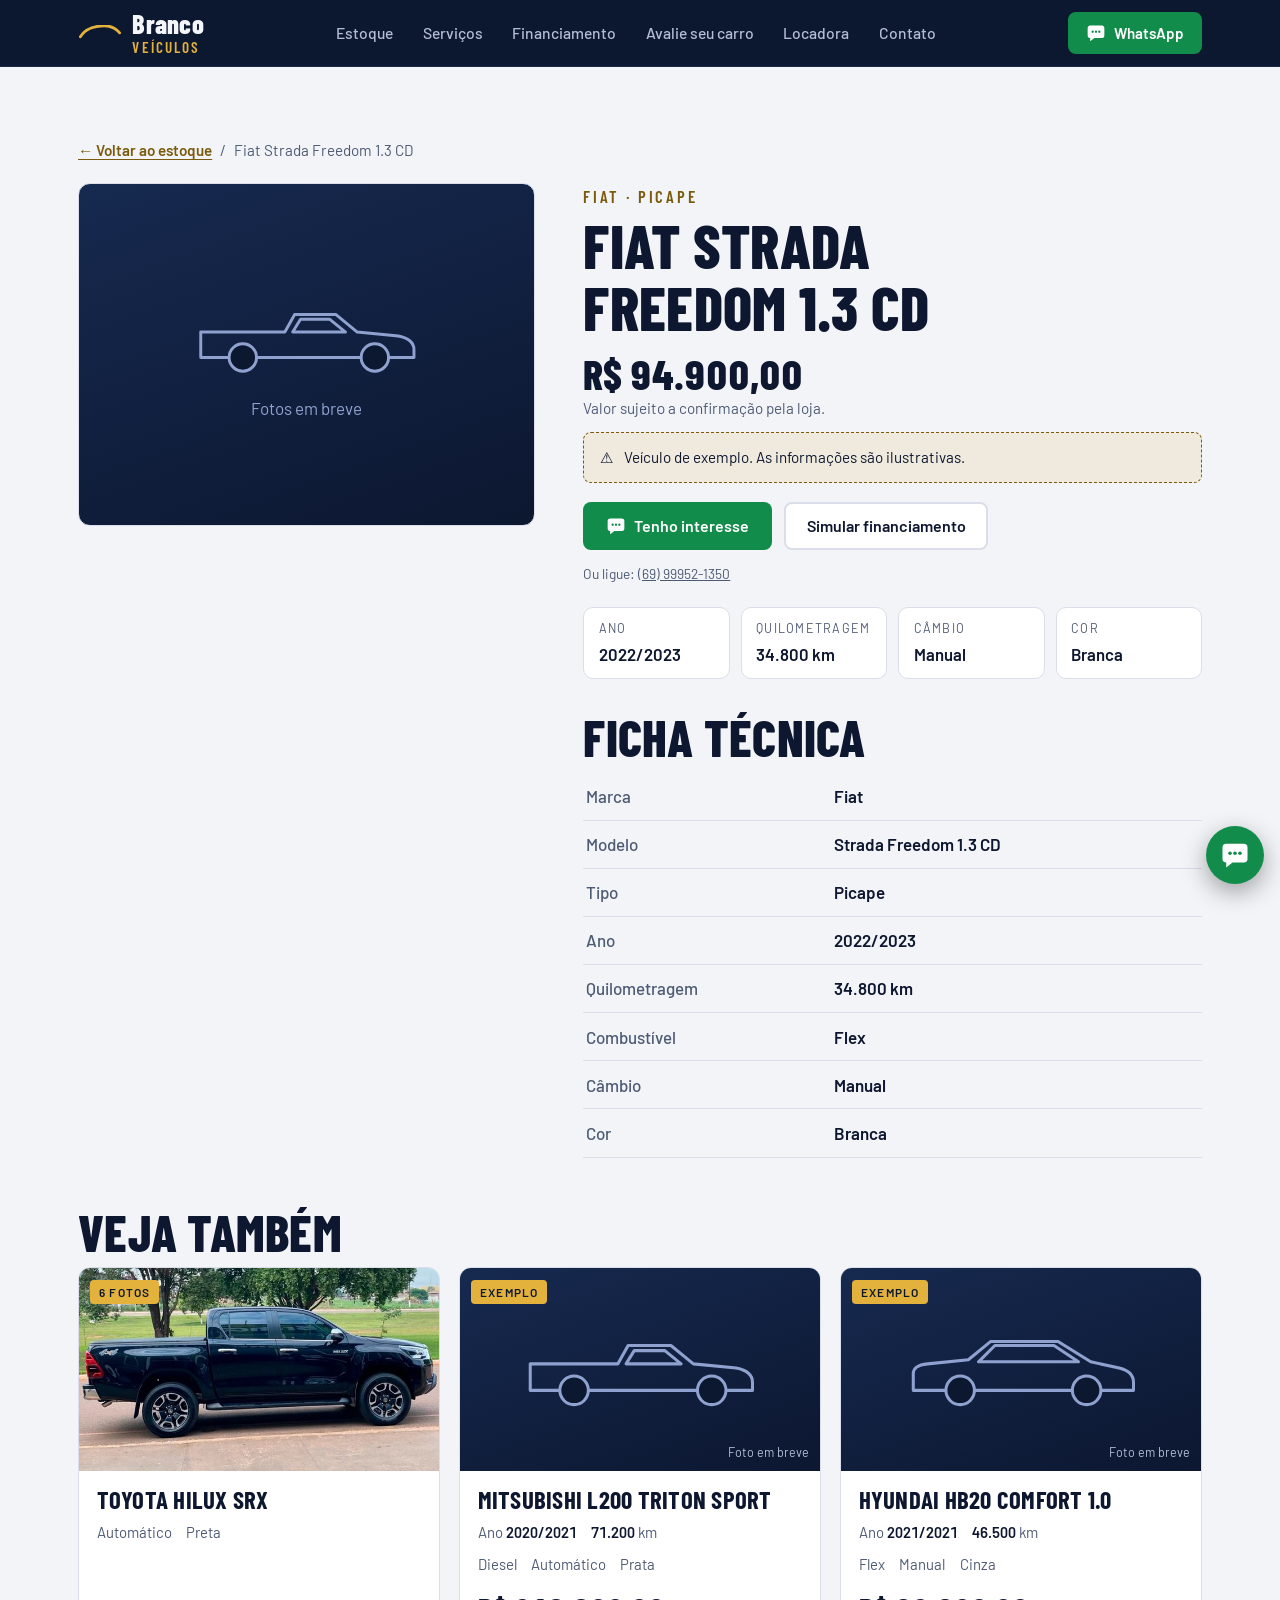
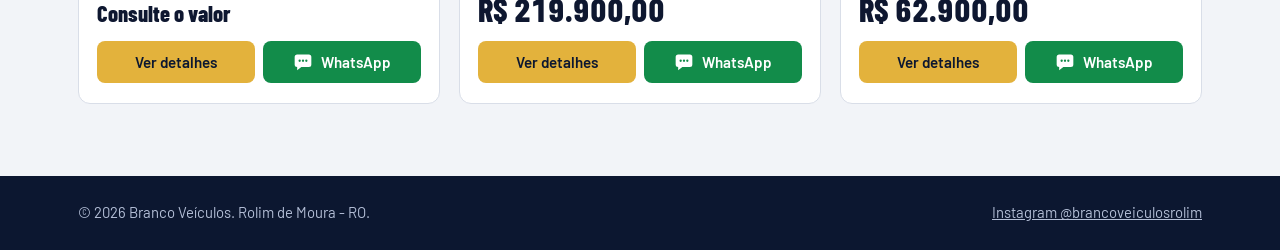
<file: carros/exemplo-strada-freedom/index.html>
<!doctype html>
<html lang="pt-BR">
<head>
<meta charset="utf-8">
<meta name="viewport" content="width=device-width, initial-scale=1">
<title>Fiat Strada Freedom 1.3 CD 2022/2023 | Branco Veículos - Rolim de Moura</title>
<meta name="description" content="Fiat Strada Freedom 1.3 CD: 2022/2023, 34.800 km, Manual, Branca. Veja fotos e ficha técnica na Branco Veículos, Rolim de Moura - RO.">
<meta name="robots" content="noindex, follow">
<meta name="theme-color" content="#0C1730">
<link rel="icon" href="data:image/svg+xml,%3Csvg xmlns='http://www.w3.org/2000/svg' viewBox='0 0 64 64'%3E%3Crect width='64' height='64' rx='12' fill='%230C1730'/%3E%3Cpath d='M10 40C16 24 28 18 40 18c8 0 12 4 14 10' fill='none' stroke='%23E3B23C' stroke-width='7' stroke-linecap='round'/%3E%3C/svg%3E">
<link rel="preconnect" href="https://fonts.googleapis.com">
<link rel="preconnect" href="https://fonts.gstatic.com" crossorigin>
<link href="https://fonts.googleapis.com/css2?family=Barlow+Condensed:wght@600;700;800&family=Barlow:wght@400;500;600&display=swap" rel="stylesheet">
<link rel="stylesheet" href="../../assets/site.css">
<meta property="og:type" content="website"><meta property="og:locale" content="pt_BR"><meta property="og:site_name" content="Branco Veículos">
<meta property="og:title" content="Fiat Strada Freedom 1.3 CD 2022/2023 | Branco Veículos - Rolim de Moura"><meta property="og:description" content="Fiat Strada Freedom 1.3 CD: 2022/2023, 34.800 km, Manual, Branca. Veja fotos e ficha técnica na Branco Veículos, Rolim de Moura - RO.">
<meta name="twitter:card" content="summary_large_image">

</head>
<body>
<svg width="0" height="0" style="position:absolute" aria-hidden="true">
  <symbol id="i-insta" viewBox="0 0 24 24"><rect x="3" y="3" width="18" height="18" rx="5" fill="none" stroke="currentColor" stroke-width="2"/><circle cx="12" cy="12" r="4" fill="none" stroke="currentColor" stroke-width="2"/><circle cx="17.2" cy="6.8" r="1.2" fill="currentColor"/></symbol>
  <symbol id="i-chat" viewBox="0 0 24 24"><path fill="currentColor" d="M5 3h14a3 3 0 0 1 3 3v9a3 3 0 0 1-3 3H10l-5 4v-4a3 3 0 0 1-3-3V6a3 3 0 0 1 3-3z"/><circle cx="8" cy="10.5" r="1.4" fill="var(--wa)"/><circle cx="12" cy="10.5" r="1.4" fill="var(--wa)"/><circle cx="16" cy="10.5" r="1.4" fill="var(--wa)"/></symbol>
</svg>

<header class="top">
  <div class="wrap top-row">
    <a class="brand" href="../../#inicio" aria-label="Branco Veículos, início">
      <svg viewBox="0 0 56 20" aria-hidden="true"><path d="M3 15C9 5 21 1 34 1c8 0 14 3 19 9" fill="none" stroke="#E3B23C" stroke-width="3.5" stroke-linecap="round"/></svg>
      <span class="brand-name">Branco<small>Veículos</small></span>
    </a>
    <nav aria-label="Seções do site">
      <ul class="menu">
        <li><a href="../../#estoque">Estoque</a></li>
        <li><a href="../../#servicos">Serviços</a></li>
        <li><a href="../../#financiamento">Financiamento</a></li>
        <li><a href="../../#avaliacao">Avalie seu carro</a></li>
        <li><a href="../../#locadora">Locadora</a></li>
        <li><a href="../../#contato">Contato</a></li>
      </ul>
    </nav>
    <a class="btn btn-wa btn-sm" href="https://wa.me/556999521350?text=Ol%C3%A1%21%20Vim%20pelo%20site%20da%20Branco%20Ve%C3%ADculos%20e%20gostaria%20de%20mais%20informa%C3%A7%C3%B5es." target="_blank" rel="noopener"><svg><use href="#i-chat"/></svg>WhatsApp</a>
  </div>
</header>


<main id="inicio">
  <div class="sec"><div class="wrap">
<nav class="crumbs" aria-label="Você está em"><a href="../../#estoque">&#8592; Voltar ao estoque</a><span aria-hidden="true">/</span><span aria-current="page">Fiat Strada Freedom 1.3 CD</span></nav><div class="detail"><div class="gal"><div class="viewer empty"><svg viewBox="0 0 240 100" fill="none" stroke="currentColor" stroke-width="3" stroke-linejoin="round" aria-hidden="true"><path d="M12 70V44h86l10-18h42l22 18 42 4c10 2 16 6 16 14v8z"/><path d="M114 31h30l16 13h-54z"/><circle cx="55" cy="70" r="14" fill="#0C1730"/><circle cx="190" cy="70" r="14" fill="#0C1730"/></svg><p>Fotos em breve</p></div></div><div class="info-col"><p class="eyebrow">Fiat &middot; Picape</p><h1>Fiat Strada Freedom 1.3 CD</h1><p class="price-big">R$ 94.900,00<small>Valor sujeito a confirmação pela loja.</small></p><p class="notice"><span aria-hidden="true">&#9888;</span><span>Veículo de exemplo. As informações são ilustrativas.</span></p><div class="cta-row"><a class="btn btn-wa" target="_blank" rel="noopener" href="https://wa.me/556999521350?text=Ol%C3%A1%21%20Tenho%20interesse%20no%20ve%C3%ADculo%20Fiat%20Strada%20Freedom%201.3%20CD%202022/2023%20que%20vi%20no%20site%20da%20Branco%20Ve%C3%ADculos.%20Ainda%20est%C3%A1%20dispon%C3%ADvel%3F"><svg><use href="#i-chat"/></svg>Tenho interesse</a><a class="btn btn-line" href="../../#financiamento">Simular financiamento</a></div><p class="hint">Ou ligue: <a href="tel:+556999521350">(69) 99952-1350</a></p><dl class="facts"><div><dt>Ano</dt><dd>2022/2023</dd></div><div><dt>Quilometragem</dt><dd>34.800 km</dd></div><div><dt>Câmbio</dt><dd>Manual</dd></div><div><dt>Cor</dt><dd>Branca</dd></div></dl><h2 class="h-sm">Ficha técnica</h2><table class="spec"><tbody><tr><th scope="row">Marca</th><td>Fiat</td></tr><tr><th scope="row">Modelo</th><td>Strada Freedom 1.3 CD</td></tr><tr><th scope="row">Tipo</th><td>Picape</td></tr><tr><th scope="row">Ano</th><td>2022/2023</td></tr><tr><th scope="row">Quilometragem</th><td>34.800 km</td></tr><tr><th scope="row">Combustível</th><td>Flex</td></tr><tr><th scope="row">Câmbio</th><td>Manual</td></tr><tr><th scope="row">Cor</th><td>Branca</td></tr></tbody></table></div></div><section class="also" aria-labelledby="tambem"><h2 class="h-sm" id="tambem">Veja também</h2><div class="grid"><article class="car" data-tipo="picape" data-preco="" data-ano="" data-km="" data-pos="0"><a class="thumb" href="../../carros/hilux-srx/" aria-label="Ver detalhes: Toyota Hilux SRX"><img src="../../carros/hilux-srx/capa.jpg" alt="" width="640" height="360" loading="lazy"><span class="tag">6 fotos</span></a><div class="car-body"><h3><a class="car-link" href="../../carros/hilux-srx/">Toyota Hilux SRX</a></h3><ul class="specs"><li>Automático</li><li>Preta</li></ul><p class="price"><span class="consulte">Consulte o valor</span></p><div class="actions"><a class="btn btn-gold btn-sm" href="../../carros/hilux-srx/">Ver detalhes</a><a class="btn btn-wa btn-sm" target="_blank" rel="noopener" href="https://wa.me/556999521350?text=Ol%C3%A1%21%20Tenho%20interesse%20no%20ve%C3%ADculo%20Toyota%20Hilux%20SRX%20que%20vi%20no%20site%20da%20Branco%20Ve%C3%ADculos.%20Ainda%20est%C3%A1%20dispon%C3%ADvel%3F"><svg><use href="#i-chat"/></svg>WhatsApp</a></div></div></article><article class="car" data-tipo="picape" data-preco="219900" data-ano="2021" data-km="71200" data-pos="1"><a class="thumb" href="../../carros/exemplo-l200-triton-sport/" aria-label="Ver detalhes: Mitsubishi L200 Triton Sport"><svg viewBox="0 0 240 100" fill="none" stroke="currentColor" stroke-width="3" stroke-linejoin="round" aria-hidden="true"><path d="M12 70V44h86l10-18h42l22 18 42 4c10 2 16 6 16 14v8z"/><path d="M114 31h30l16 13h-54z"/><circle cx="55" cy="70" r="14" fill="#0C1730"/><circle cx="190" cy="70" r="14" fill="#0C1730"/></svg><span class="tag">Exemplo</span><span class="soon">Foto em breve</span></a><div class="car-body"><h3><a class="car-link" href="../../carros/exemplo-l200-triton-sport/">Mitsubishi L200 Triton Sport</a></h3><ul class="specs"><li>Ano <b>2020/2021</b></li><li><b>71.200</b> km</li></ul><ul class="specs"><li>Diesel</li><li>Automático</li><li>Prata</li></ul><p class="price">R$ 219.900,00</p><div class="actions"><a class="btn btn-gold btn-sm" href="../../carros/exemplo-l200-triton-sport/">Ver detalhes</a><a class="btn btn-wa btn-sm" target="_blank" rel="noopener" href="https://wa.me/556999521350?text=Ol%C3%A1%21%20Tenho%20interesse%20no%20ve%C3%ADculo%20Mitsubishi%20L200%20Triton%20Sport%202020/2021%20que%20vi%20no%20site%20da%20Branco%20Ve%C3%ADculos.%20Ainda%20est%C3%A1%20dispon%C3%ADvel%3F"><svg><use href="#i-chat"/></svg>WhatsApp</a></div></div></article><article class="car" data-tipo="hatch" data-preco="62900" data-ano="2021" data-km="46500" data-pos="2"><a class="thumb" href="../../carros/exemplo-hb20-comfort/" aria-label="Ver detalhes: Hyundai HB20 Comfort 1.0"><svg viewBox="0 0 240 100" fill="none" stroke="currentColor" stroke-width="3" stroke-linejoin="round" aria-hidden="true"><path d="M14 70V54c0-6 4-9 14-10l40-4 22-18h66l32 20 28 6c8 2 14 6 14 14v8z"/><path d="M94 26h58l24 16H78z"/><circle cx="60" cy="70" r="14" fill="#0C1730"/><circle cx="184" cy="70" r="14" fill="#0C1730"/></svg><span class="tag">Exemplo</span><span class="soon">Foto em breve</span></a><div class="car-body"><h3><a class="car-link" href="../../carros/exemplo-hb20-comfort/">Hyundai HB20 Comfort 1.0</a></h3><ul class="specs"><li>Ano <b>2021/2021</b></li><li><b>46.500</b> km</li></ul><ul class="specs"><li>Flex</li><li>Manual</li><li>Cinza</li></ul><p class="price">R$ 62.900,00</p><div class="actions"><a class="btn btn-gold btn-sm" href="../../carros/exemplo-hb20-comfort/">Ver detalhes</a><a class="btn btn-wa btn-sm" target="_blank" rel="noopener" href="https://wa.me/556999521350?text=Ol%C3%A1%21%20Tenho%20interesse%20no%20ve%C3%ADculo%20Hyundai%20HB20%20Comfort%201.0%202021/2021%20que%20vi%20no%20site%20da%20Branco%20Ve%C3%ADculos.%20Ainda%20est%C3%A1%20dispon%C3%ADvel%3F"><svg><use href="#i-chat"/></svg>WhatsApp</a></div></div></article></div></section>
  </div></div>
</main>

<footer class="foot">
  <div class="wrap">
    <span>&copy; 2026 Branco Veículos. Rolim de Moura - RO.</span>
    <a href="https://www.instagram.com/brancoveiculosrolim" target="_blank" rel="noopener" style="color:inherit">Instagram @brancoveiculosrolim</a>
  </div>
</footer>

<a class="float" href="https://wa.me/556999521350?text=Ol%C3%A1%21%20Tenho%20interesse%20no%20ve%C3%ADculo%20Fiat%20Strada%20Freedom%201.3%20CD%202022/2023%20que%20vi%20no%20site%20da%20Branco%20Ve%C3%ADculos.%20Ainda%20est%C3%A1%20dispon%C3%ADvel%3F" target="_blank" rel="noopener"><svg><use href="#i-chat"/></svg><span class="sr">Falar no WhatsApp</span></a>

<script type="application/json" id="dados">{"whatsapp": "556999521350", "horarios": [{"dia": "Domingo", "nome": "domingo", "h": null}, {"dia": "Segunda-feira", "nome": "segunda-feira", "h": ["07:30", "18:00"]}, {"dia": "Terça-feira", "nome": "terça-feira", "h": ["07:30", "18:00"]}, {"dia": "Quarta-feira", "nome": "quarta-feira", "h": ["07:30", "18:00"]}, {"dia": "Quinta-feira", "nome": "quinta-feira", "h": ["07:30", "18:00"]}, {"dia": "Sexta-feira", "nome": "sexta-feira", "h": ["07:30", "18:00"]}, {"dia": "Sábado", "nome": "sábado", "h": ["07:30", "12:00"]}]}</script>
<script src="../../assets/site.js" defer></script>

</body>
</html>
</file>
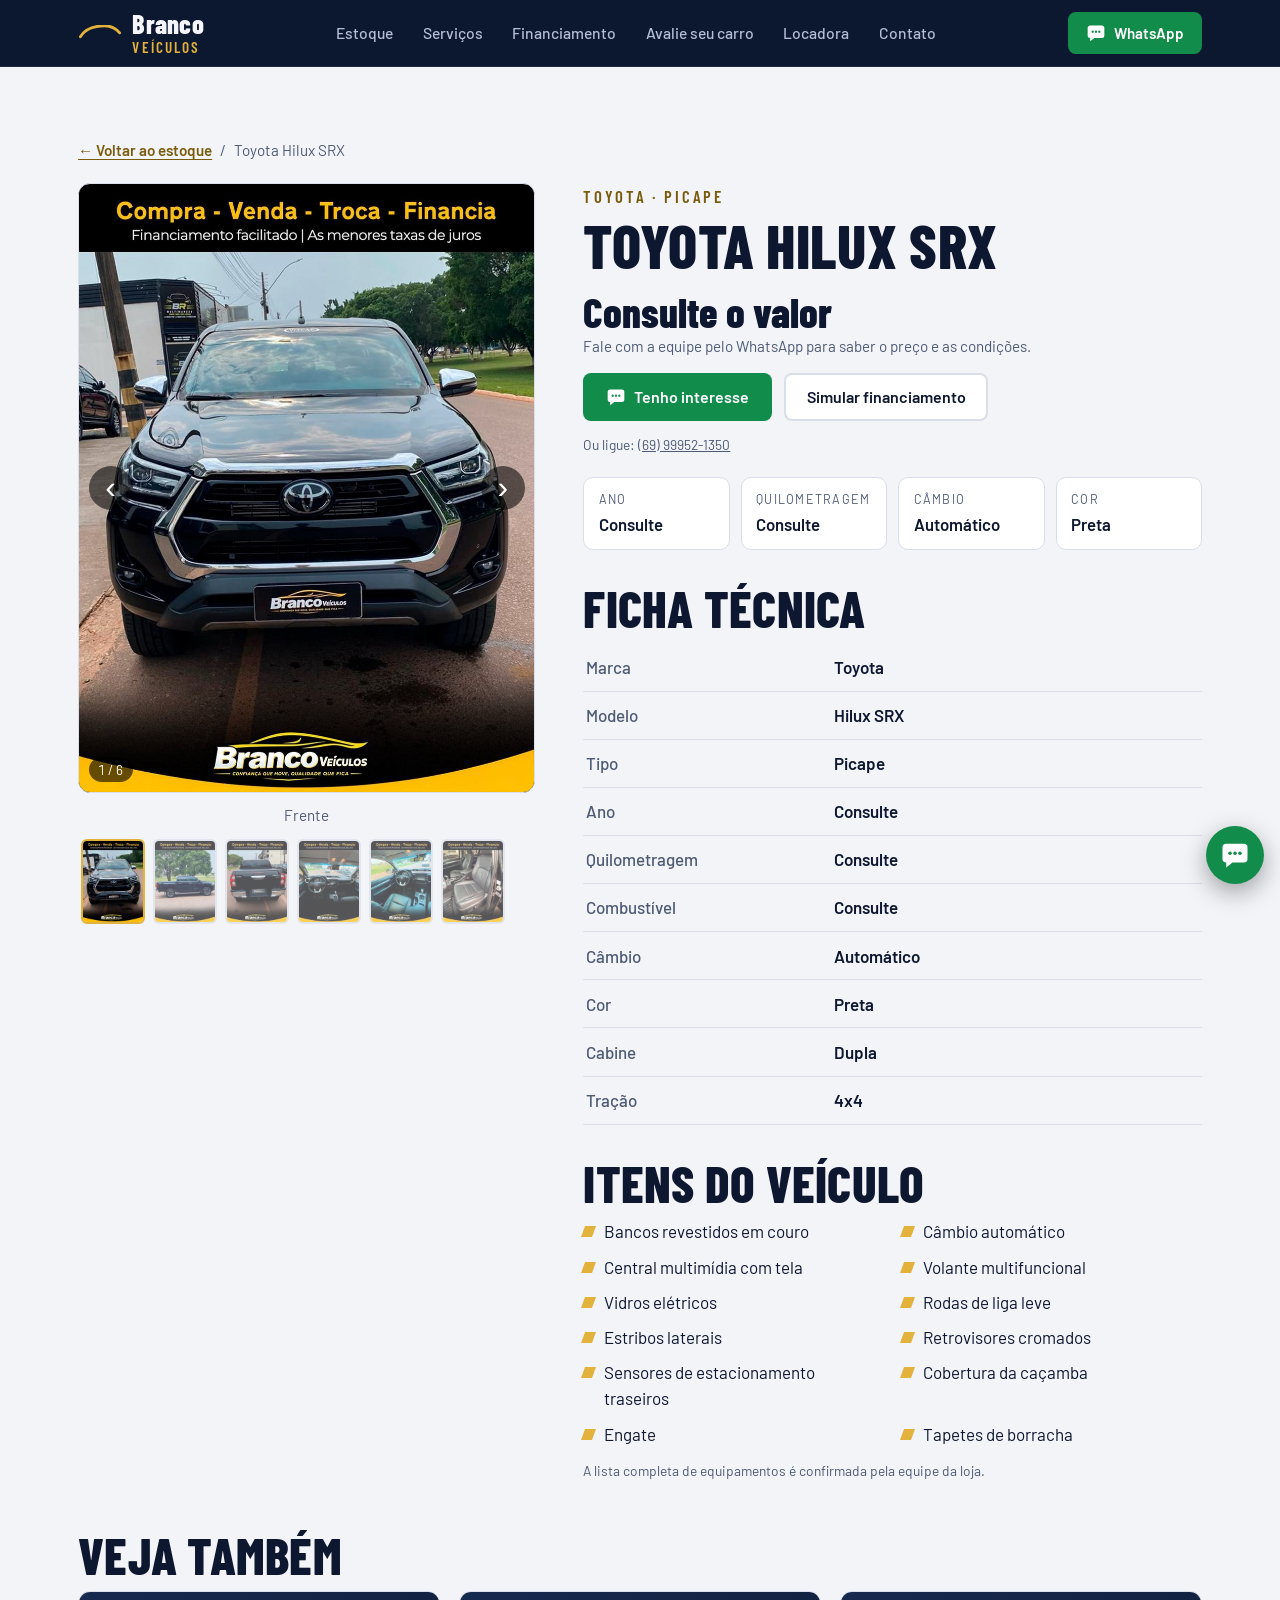
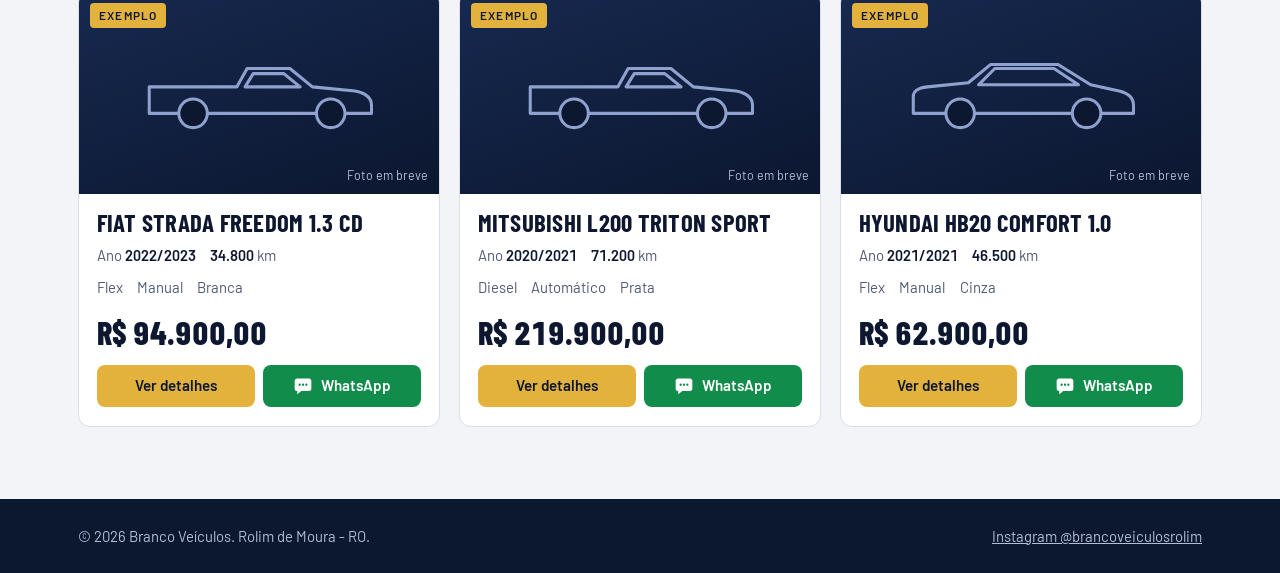
<file: carros/hilux-srx/index.html>
<!doctype html>
<html lang="pt-BR">
<head>
<meta charset="utf-8">
<meta name="viewport" content="width=device-width, initial-scale=1">
<title>Toyota Hilux SRX | Branco Veículos - Rolim de Moura</title>
<meta name="description" content="Toyota Hilux SRX: Automático, Preta. Veja fotos e ficha técnica na Branco Veículos, Rolim de Moura - RO.">
<meta name="robots" content="index, follow, max-image-preview:large">
<meta name="theme-color" content="#0C1730">
<link rel="icon" href="data:image/svg+xml,%3Csvg xmlns='http://www.w3.org/2000/svg' viewBox='0 0 64 64'%3E%3Crect width='64' height='64' rx='12' fill='%230C1730'/%3E%3Cpath d='M10 40C16 24 28 18 40 18c8 0 12 4 14 10' fill='none' stroke='%23E3B23C' stroke-width='7' stroke-linecap='round'/%3E%3C/svg%3E">
<link rel="preconnect" href="https://fonts.googleapis.com">
<link rel="preconnect" href="https://fonts.gstatic.com" crossorigin>
<link href="https://fonts.googleapis.com/css2?family=Barlow+Condensed:wght@600;700;800&family=Barlow:wght@400;500;600&display=swap" rel="stylesheet">
<link rel="stylesheet" href="../../assets/site.css">
<meta property="og:type" content="website"><meta property="og:locale" content="pt_BR"><meta property="og:site_name" content="Branco Veículos">
<meta property="og:title" content="Toyota Hilux SRX | Branco Veículos - Rolim de Moura"><meta property="og:description" content="Toyota Hilux SRX: Automático, Preta. Veja fotos e ficha técnica na Branco Veículos, Rolim de Moura - RO.">
<meta name="twitter:card" content="summary_large_image">
<script type="application/ld+json">{"@context": "https://schema.org", "@type": "Car", "name": "Toyota Hilux SRX", "brand": {"@type": "Brand", "name": "Toyota"}, "model": "Hilux SRX", "bodyType": "Picape", "color": "Preta", "vehicleTransmission": "Automático"}</script>

</head>
<body>
<svg width="0" height="0" style="position:absolute" aria-hidden="true">
  <symbol id="i-insta" viewBox="0 0 24 24"><rect x="3" y="3" width="18" height="18" rx="5" fill="none" stroke="currentColor" stroke-width="2"/><circle cx="12" cy="12" r="4" fill="none" stroke="currentColor" stroke-width="2"/><circle cx="17.2" cy="6.8" r="1.2" fill="currentColor"/></symbol>
  <symbol id="i-chat" viewBox="0 0 24 24"><path fill="currentColor" d="M5 3h14a3 3 0 0 1 3 3v9a3 3 0 0 1-3 3H10l-5 4v-4a3 3 0 0 1-3-3V6a3 3 0 0 1 3-3z"/><circle cx="8" cy="10.5" r="1.4" fill="var(--wa)"/><circle cx="12" cy="10.5" r="1.4" fill="var(--wa)"/><circle cx="16" cy="10.5" r="1.4" fill="var(--wa)"/></symbol>
</svg>

<header class="top">
  <div class="wrap top-row">
    <a class="brand" href="../../#inicio" aria-label="Branco Veículos, início">
      <svg viewBox="0 0 56 20" aria-hidden="true"><path d="M3 15C9 5 21 1 34 1c8 0 14 3 19 9" fill="none" stroke="#E3B23C" stroke-width="3.5" stroke-linecap="round"/></svg>
      <span class="brand-name">Branco<small>Veículos</small></span>
    </a>
    <nav aria-label="Seções do site">
      <ul class="menu">
        <li><a href="../../#estoque">Estoque</a></li>
        <li><a href="../../#servicos">Serviços</a></li>
        <li><a href="../../#financiamento">Financiamento</a></li>
        <li><a href="../../#avaliacao">Avalie seu carro</a></li>
        <li><a href="../../#locadora">Locadora</a></li>
        <li><a href="../../#contato">Contato</a></li>
      </ul>
    </nav>
    <a class="btn btn-wa btn-sm" href="https://wa.me/556999521350?text=Ol%C3%A1%21%20Vim%20pelo%20site%20da%20Branco%20Ve%C3%ADculos%20e%20gostaria%20de%20mais%20informa%C3%A7%C3%B5es." target="_blank" rel="noopener"><svg><use href="#i-chat"/></svg>WhatsApp</a>
  </div>
</header>


<main id="inicio">
  <div class="sec"><div class="wrap">
<nav class="crumbs" aria-label="Você está em"><a href="../../#estoque">&#8592; Voltar ao estoque</a><span aria-hidden="true">/</span><span aria-current="page">Toyota Hilux SRX</span></nav><div class="detail"><div class="gal" style="--ar:900/1200;--arv:0.7500"><div class="viewer" id="g-viewer"><img id="g-img" src="foto-1.jpg" alt="Toyota Hilux SRX: Frente" width="900" height="1200" data-nome="Toyota Hilux SRX"><button class="nav prev" id="g-prev" type="button" aria-label="Foto anterior">&#8249;</button><button class="nav next" id="g-next" type="button" aria-label="Próxima foto">&#8250;</button><span class="count" id="g-count">1 / 6</span></div><p class="cap" id="g-cap">Frente</p><div class="ths" id="g-ths" role="group" aria-label="Fotos do veículo"><button class="th" type="button" data-full="foto-1.jpg" data-leg="Frente" aria-label="Foto 1: Frente" aria-current="true"><img src="mini-1.jpg" alt="" width="90" height="120" loading="lazy"></button><button class="th" type="button" data-full="foto-2.jpg" data-leg="Lateral" aria-label="Foto 2: Lateral" aria-current="false"><img src="mini-2.jpg" alt="" width="90" height="120" loading="lazy"></button><button class="th" type="button" data-full="foto-3.jpg" data-leg="Traseira" aria-label="Foto 3: Traseira" aria-current="false"><img src="mini-3.jpg" alt="" width="90" height="120" loading="lazy"></button><button class="th" type="button" data-full="foto-4.jpg" data-leg="Painel" aria-label="Foto 4: Painel" aria-current="false"><img src="mini-4.jpg" alt="" width="90" height="120" loading="lazy"></button><button class="th" type="button" data-full="foto-5.jpg" data-leg="Cabine" aria-label="Foto 5: Cabine" aria-current="false"><img src="mini-5.jpg" alt="" width="90" height="120" loading="lazy"></button><button class="th" type="button" data-full="foto-6.jpg" data-leg="Bancos dianteiros" aria-label="Foto 6: Bancos dianteiros" aria-current="false"><img src="mini-6.jpg" alt="" width="90" height="120" loading="lazy"></button></div></div><div class="info-col"><p class="eyebrow">Toyota &middot; Picape</p><h1>Toyota Hilux SRX</h1><p class="price-big">Consulte o valor<small>Fale com a equipe pelo WhatsApp para saber o preço e as condições.</small></p><div class="cta-row"><a class="btn btn-wa" target="_blank" rel="noopener" href="https://wa.me/556999521350?text=Ol%C3%A1%21%20Tenho%20interesse%20no%20ve%C3%ADculo%20Toyota%20Hilux%20SRX%20que%20vi%20no%20site%20da%20Branco%20Ve%C3%ADculos.%20Ainda%20est%C3%A1%20dispon%C3%ADvel%3F"><svg><use href="#i-chat"/></svg>Tenho interesse</a><a class="btn btn-line" href="../../#financiamento">Simular financiamento</a></div><p class="hint">Ou ligue: <a href="tel:+556999521350">(69) 99952-1350</a></p><dl class="facts"><div><dt>Ano</dt><dd>Consulte</dd></div><div><dt>Quilometragem</dt><dd>Consulte</dd></div><div><dt>Câmbio</dt><dd>Automático</dd></div><div><dt>Cor</dt><dd>Preta</dd></div></dl><h2 class="h-sm">Ficha técnica</h2><table class="spec"><tbody><tr><th scope="row">Marca</th><td>Toyota</td></tr><tr><th scope="row">Modelo</th><td>Hilux SRX</td></tr><tr><th scope="row">Tipo</th><td>Picape</td></tr><tr><th scope="row">Ano</th><td>Consulte</td></tr><tr><th scope="row">Quilometragem</th><td>Consulte</td></tr><tr><th scope="row">Combustível</th><td>Consulte</td></tr><tr><th scope="row">Câmbio</th><td>Automático</td></tr><tr><th scope="row">Cor</th><td>Preta</td></tr><tr><th scope="row">Cabine</th><td>Dupla</td></tr><tr><th scope="row">Tração</th><td>4x4</td></tr></tbody></table><h2 class="h-sm">Itens do veículo</h2><ul class="items"><li>Bancos revestidos em couro</li><li>Câmbio automático</li><li>Central multimídia com tela</li><li>Volante multifuncional</li><li>Vidros elétricos</li><li>Rodas de liga leve</li><li>Estribos laterais</li><li>Retrovisores cromados</li><li>Sensores de estacionamento traseiros</li><li>Cobertura da caçamba</li><li>Engate</li><li>Tapetes de borracha</li></ul><p class="hint">A lista completa de equipamentos é confirmada pela equipe da loja.</p></div></div><section class="also" aria-labelledby="tambem"><h2 class="h-sm" id="tambem">Veja também</h2><div class="grid"><article class="car" data-tipo="picape" data-preco="94900" data-ano="2023" data-km="34800" data-pos="0"><a class="thumb" href="../../carros/exemplo-strada-freedom/" aria-label="Ver detalhes: Fiat Strada Freedom 1.3 CD"><svg viewBox="0 0 240 100" fill="none" stroke="currentColor" stroke-width="3" stroke-linejoin="round" aria-hidden="true"><path d="M12 70V44h86l10-18h42l22 18 42 4c10 2 16 6 16 14v8z"/><path d="M114 31h30l16 13h-54z"/><circle cx="55" cy="70" r="14" fill="#0C1730"/><circle cx="190" cy="70" r="14" fill="#0C1730"/></svg><span class="tag">Exemplo</span><span class="soon">Foto em breve</span></a><div class="car-body"><h3><a class="car-link" href="../../carros/exemplo-strada-freedom/">Fiat Strada Freedom 1.3 CD</a></h3><ul class="specs"><li>Ano <b>2022/2023</b></li><li><b>34.800</b> km</li></ul><ul class="specs"><li>Flex</li><li>Manual</li><li>Branca</li></ul><p class="price">R$ 94.900,00</p><div class="actions"><a class="btn btn-gold btn-sm" href="../../carros/exemplo-strada-freedom/">Ver detalhes</a><a class="btn btn-wa btn-sm" target="_blank" rel="noopener" href="https://wa.me/556999521350?text=Ol%C3%A1%21%20Tenho%20interesse%20no%20ve%C3%ADculo%20Fiat%20Strada%20Freedom%201.3%20CD%202022/2023%20que%20vi%20no%20site%20da%20Branco%20Ve%C3%ADculos.%20Ainda%20est%C3%A1%20dispon%C3%ADvel%3F"><svg><use href="#i-chat"/></svg>WhatsApp</a></div></div></article><article class="car" data-tipo="picape" data-preco="219900" data-ano="2021" data-km="71200" data-pos="1"><a class="thumb" href="../../carros/exemplo-l200-triton-sport/" aria-label="Ver detalhes: Mitsubishi L200 Triton Sport"><svg viewBox="0 0 240 100" fill="none" stroke="currentColor" stroke-width="3" stroke-linejoin="round" aria-hidden="true"><path d="M12 70V44h86l10-18h42l22 18 42 4c10 2 16 6 16 14v8z"/><path d="M114 31h30l16 13h-54z"/><circle cx="55" cy="70" r="14" fill="#0C1730"/><circle cx="190" cy="70" r="14" fill="#0C1730"/></svg><span class="tag">Exemplo</span><span class="soon">Foto em breve</span></a><div class="car-body"><h3><a class="car-link" href="../../carros/exemplo-l200-triton-sport/">Mitsubishi L200 Triton Sport</a></h3><ul class="specs"><li>Ano <b>2020/2021</b></li><li><b>71.200</b> km</li></ul><ul class="specs"><li>Diesel</li><li>Automático</li><li>Prata</li></ul><p class="price">R$ 219.900,00</p><div class="actions"><a class="btn btn-gold btn-sm" href="../../carros/exemplo-l200-triton-sport/">Ver detalhes</a><a class="btn btn-wa btn-sm" target="_blank" rel="noopener" href="https://wa.me/556999521350?text=Ol%C3%A1%21%20Tenho%20interesse%20no%20ve%C3%ADculo%20Mitsubishi%20L200%20Triton%20Sport%202020/2021%20que%20vi%20no%20site%20da%20Branco%20Ve%C3%ADculos.%20Ainda%20est%C3%A1%20dispon%C3%ADvel%3F"><svg><use href="#i-chat"/></svg>WhatsApp</a></div></div></article><article class="car" data-tipo="hatch" data-preco="62900" data-ano="2021" data-km="46500" data-pos="2"><a class="thumb" href="../../carros/exemplo-hb20-comfort/" aria-label="Ver detalhes: Hyundai HB20 Comfort 1.0"><svg viewBox="0 0 240 100" fill="none" stroke="currentColor" stroke-width="3" stroke-linejoin="round" aria-hidden="true"><path d="M14 70V54c0-6 4-9 14-10l40-4 22-18h66l32 20 28 6c8 2 14 6 14 14v8z"/><path d="M94 26h58l24 16H78z"/><circle cx="60" cy="70" r="14" fill="#0C1730"/><circle cx="184" cy="70" r="14" fill="#0C1730"/></svg><span class="tag">Exemplo</span><span class="soon">Foto em breve</span></a><div class="car-body"><h3><a class="car-link" href="../../carros/exemplo-hb20-comfort/">Hyundai HB20 Comfort 1.0</a></h3><ul class="specs"><li>Ano <b>2021/2021</b></li><li><b>46.500</b> km</li></ul><ul class="specs"><li>Flex</li><li>Manual</li><li>Cinza</li></ul><p class="price">R$ 62.900,00</p><div class="actions"><a class="btn btn-gold btn-sm" href="../../carros/exemplo-hb20-comfort/">Ver detalhes</a><a class="btn btn-wa btn-sm" target="_blank" rel="noopener" href="https://wa.me/556999521350?text=Ol%C3%A1%21%20Tenho%20interesse%20no%20ve%C3%ADculo%20Hyundai%20HB20%20Comfort%201.0%202021/2021%20que%20vi%20no%20site%20da%20Branco%20Ve%C3%ADculos.%20Ainda%20est%C3%A1%20dispon%C3%ADvel%3F"><svg><use href="#i-chat"/></svg>WhatsApp</a></div></div></article></div></section>
  </div></div>
</main>

<footer class="foot">
  <div class="wrap">
    <span>&copy; 2026 Branco Veículos. Rolim de Moura - RO.</span>
    <a href="https://www.instagram.com/brancoveiculosrolim" target="_blank" rel="noopener" style="color:inherit">Instagram @brancoveiculosrolim</a>
  </div>
</footer>

<a class="float" href="https://wa.me/556999521350?text=Ol%C3%A1%21%20Tenho%20interesse%20no%20ve%C3%ADculo%20Toyota%20Hilux%20SRX%20que%20vi%20no%20site%20da%20Branco%20Ve%C3%ADculos.%20Ainda%20est%C3%A1%20dispon%C3%ADvel%3F" target="_blank" rel="noopener"><svg><use href="#i-chat"/></svg><span class="sr">Falar no WhatsApp</span></a>

<script type="application/json" id="dados">{"whatsapp": "556999521350", "horarios": [{"dia": "Domingo", "nome": "domingo", "h": null}, {"dia": "Segunda-feira", "nome": "segunda-feira", "h": ["07:30", "18:00"]}, {"dia": "Terça-feira", "nome": "terça-feira", "h": ["07:30", "18:00"]}, {"dia": "Quarta-feira", "nome": "quarta-feira", "h": ["07:30", "18:00"]}, {"dia": "Quinta-feira", "nome": "quinta-feira", "h": ["07:30", "18:00"]}, {"dia": "Sexta-feira", "nome": "sexta-feira", "h": ["07:30", "18:00"]}, {"dia": "Sábado", "nome": "sábado", "h": ["07:30", "12:00"]}]}</script>
<script src="../../assets/site.js" defer></script>

</body>
</html>
</file>
<file: assets/site.css>
/* Layout: cabeçalho fixo azul-marinho, abertura em duas colunas (texto e foto da fachada),
   faixa amarela e preta como a da vitrine, seções de leitura em fundo claro/escuro conforme o aparelho. */
:root{
  --bg:#F2F4F8; --surface:#FFFFFF; --fg:#0E1730; --muted:#4D5A73; --line:#D9DEE8;
  --navy:#0C1730; --navy-2:#16294F; --on-navy:#F4F6FB; --on-navy-muted:#B3BED6;
  --gold:#E3B23C; --gold-ink:#7A5A0B; --wa:#128C4A; --wa-ink:#FFFFFF;
  --ok:#14804A; --off:#B3261E;
  --ff-display:'Barlow Condensed','Arial Narrow','Roboto Condensed',sans-serif;
  --ff-body:'Barlow','Segoe UI',Roboto,Arial,sans-serif;
  color-scheme:light;
}
@media (prefers-color-scheme:dark){
  :root{
    --bg:#070D1A; --surface:#0F1A33; --fg:#EEF1F8; --muted:#A3AFC8; --line:#22305A;
    --gold-ink:#E9BF55; --wa:#1BA55A; --ok:#4CC38A; --off:#FF8A80;
    color-scheme:dark;
  }
}
*{box-sizing:border-box}
html{scroll-behavior:smooth;scroll-padding-top:120px}
body{margin:0;background:var(--bg);color:var(--fg);font-family:var(--ff-body);font-size:17px;line-height:1.55;-webkit-text-size-adjust:100%}
img{max-width:100%;display:block}
a{color:inherit}
h1,h2,h3{font-family:var(--ff-display);line-height:1.02;margin:0;text-wrap:balance;letter-spacing:.005em}
p{margin:0}
.wrap{width:100%;max-width:1160px;margin-inline:auto;padding-inline:max(18px,env(safe-area-inset-left,0px)) max(18px,env(safe-area-inset-right,0px))}
:focus-visible{outline:3px solid var(--gold);outline-offset:3px;border-radius:4px}

/* Botões */
.btn{display:inline-flex;align-items:center;justify-content:center;gap:.5rem;min-height:48px;padding:.7rem 1.3rem;border-radius:8px;border:2px solid transparent;font:600 1rem/1.1 var(--ff-body);text-decoration:none;cursor:pointer;transition:transform .12s,background-color .12s}
.btn:hover{transform:translateY(-1px)}
.btn-wa{background:var(--wa);color:var(--wa-ink)}
.btn-gold{background:var(--gold);color:var(--navy)}
.btn-ghost{border-color:currentColor;color:var(--on-navy);background:transparent}
.btn-line{border-color:var(--line);background:var(--surface);color:var(--fg)}
.btn-sm{min-height:42px;padding:.55rem 1rem;font-size:.95rem}
.btn svg{width:20px;height:20px;flex:none}
.about .cta-row{margin-top:1.3rem}

/* Cabeçalho */
.top{position:sticky;top:0;z-index:20;background:var(--navy);color:var(--on-navy);border-bottom:1px solid rgba(255,255,255,.08)}
.top-row{display:flex;align-items:center;justify-content:space-between;gap:1rem;padding-block:.7rem}
.brand{display:flex;align-items:center;gap:.65rem;text-decoration:none}
.brand svg{width:44px;height:auto;flex:none}
.brand-name{font-family:var(--ff-display);font-weight:800;font-size:1.65rem;line-height:1;letter-spacing:.01em}
.brand-name small{display:block;font-weight:600;font-size:.95rem;letter-spacing:.14em;text-transform:uppercase;color:var(--gold);margin-top:2px}
.menu{display:flex;gap:.25rem;list-style:none;margin:0;padding:0}
.menu a{display:block;padding:.55rem .8rem;border-radius:6px;text-decoration:none;font-weight:500;font-size:.98rem;color:var(--on-navy-muted)}
.menu a:hover{color:var(--on-navy);background:rgba(255,255,255,.08)}
.top .btn{flex:none}
@media (max-width:860px){
  .top .btn{display:none}
  .top-row{flex-wrap:wrap}
  .top-row nav{order:3;width:100%;min-width:0}
  .menu{overflow-x:auto;-webkit-overflow-scrolling:touch;touch-action:pan-x;margin:0;padding-bottom:.45rem;scrollbar-width:none}
  .menu::-webkit-scrollbar{display:none}
  .menu li{flex:none}
  .menu a{white-space:nowrap}
}

/* Abertura */
.hero{background:radial-gradient(1200px 500px at 85% -10%,var(--navy-2),transparent 70%),var(--navy);color:var(--on-navy);padding-block:clamp(2rem,5vw,4rem) clamp(2.2rem,5vw,4rem)}
.hero-grid{display:grid;grid-template-columns:1.05fr .95fr;gap:clamp(1.5rem,4vw,3.5rem);align-items:center}
.hero-grid>*{min-width:0}
.status{display:inline-flex;align-items:center;gap:.55rem;padding:.4rem .8rem;border-radius:999px;background:rgba(255,255,255,.08);font-size:.93rem;font-weight:500;margin-bottom:1.1rem}
.dot{width:10px;height:10px;border-radius:50%;background:var(--on-navy-muted);flex:none}
.status.open .dot{background:#4CC38A;box-shadow:0 0 0 4px rgba(76,195,138,.22)}
.status.closed .dot{background:#FF8A80}
.hero h1{font-size:clamp(2.7rem,7.2vw,5rem);font-weight:800;text-transform:uppercase}
.hero h1 em{font-style:normal;color:var(--gold)}
.lead{margin-top:1.1rem;font-size:1.15rem;color:var(--on-navy-muted);max-width:34em}
.cta-row{display:flex;flex-wrap:wrap;gap:.75rem;margin-top:1.6rem}
.sign{margin-top:1.8rem;display:flex;flex-wrap:wrap;gap:.35rem .9rem;font-family:var(--ff-display);font-weight:600;font-size:1.05rem;letter-spacing:.22em;text-transform:uppercase;color:var(--on-navy-muted)}
.sign span+span::before{content:"/";margin-right:.9rem;color:var(--gold)}
.hero-photo{margin:0;border-radius:10px;overflow:hidden;box-shadow:0 20px 50px rgba(0,0,0,.45);border:1px solid rgba(255,255,255,.12)}
.hero-photo img{width:100%;height:auto;aspect-ratio:800/510;object-fit:cover}
.hero-photo figcaption{padding:.6rem .9rem;font-size:.9rem;color:var(--on-navy-muted);background:rgba(0,0,0,.25)}
@media (max-width:860px){.hero-grid{grid-template-columns:1fr}}
.hazard{height:10px;background:repeating-linear-gradient(-45deg,var(--gold) 0 14px,var(--navy) 14px 28px)}

/* Seções */
.sec{padding-block:clamp(2.6rem,6vw,4.5rem)}
.sec-head{display:flex;flex-wrap:wrap;align-items:end;justify-content:space-between;gap:1rem;margin-bottom:1.6rem}
.sec h2{font-size:clamp(2.1rem,5vw,3.2rem);font-weight:800;text-transform:uppercase}
.sec-intro{color:var(--muted);max-width:38em;margin-top:.6rem}
.alt{background:var(--surface);border-block:1px solid var(--line)}

/* Estoque */
.notice{display:flex;gap:.7rem;align-items:flex-start;padding:.8rem 1rem;border:1px dashed var(--gold-ink);border-radius:8px;color:var(--fg);background:color-mix(in srgb,var(--gold) 14%,transparent);font-size:.95rem;margin-bottom:1.4rem}
.tools{display:flex;flex-wrap:wrap;gap:.6rem 1rem;align-items:center;justify-content:space-between;margin-bottom:1.3rem}
.filters{display:flex;flex-wrap:wrap;gap:.5rem}
.chip{min-height:44px;padding:.45rem 1rem;border-radius:999px;border:1.5px solid var(--line);background:var(--surface);color:var(--fg);font:500 .97rem var(--ff-body);cursor:pointer}
.chip[aria-pressed="true"]{background:var(--navy);border-color:var(--navy);color:var(--on-navy)}
@media (prefers-color-scheme:dark){.chip[aria-pressed="true"]{background:var(--gold);border-color:var(--gold);color:var(--navy)}}
.sort{display:flex;align-items:center;gap:.5rem;font-size:.95rem;color:var(--muted)}
select,input,textarea{font:inherit;color:var(--fg);background:var(--bg);border:1.5px solid var(--line);border-radius:8px;padding:.65rem .8rem;min-height:46px;width:100%}
.sort select{width:auto}
textarea{min-height:96px;resize:vertical}
.grid{display:grid;grid-template-columns:repeat(auto-fill,minmax(280px,1fr));gap:1.2rem}
.car{background:var(--surface);border:1px solid var(--line);border-radius:12px;overflow:hidden;display:flex;flex-direction:column;min-width:0}
.alt .car{background:var(--bg)}
.thumb{position:relative;aspect-ratio:16/9;background:linear-gradient(160deg,var(--navy-2),var(--navy));display:grid;place-items:center;color:#8FA2CF}
.thumb svg{width:68%;height:auto}
.thumb .tag{position:absolute;left:.7rem;top:.7rem;background:var(--gold);color:var(--navy);font-size:.74rem;font-weight:600;letter-spacing:.1em;text-transform:uppercase;padding:.2rem .55rem;border-radius:4px}
.thumb .soon{position:absolute;right:.7rem;bottom:.55rem;font-size:.78rem;color:var(--on-navy-muted)}
.car-body{padding:1rem 1.1rem 1.2rem;display:flex;flex-direction:column;gap:.55rem;flex:1}
.car h3{font-size:1.55rem;font-weight:700;text-transform:uppercase;letter-spacing:.01em}
.specs{display:flex;flex-wrap:wrap;gap:.2rem .9rem;color:var(--muted);font-size:.93rem;margin:0;padding:0;list-style:none}
.specs b{color:var(--fg);font-weight:600;font-variant-numeric:tabular-nums}
.price{font-family:var(--ff-display);font-weight:800;font-size:2rem;line-height:1;margin-top:auto;padding-top:.5rem;font-variant-numeric:tabular-nums}
.car .btn{margin-top:.4rem}
.empty{padding:2rem;text-align:center;color:var(--muted);border:1px dashed var(--line);border-radius:10px}

/* Serviços */
.svc-list{list-style:none;margin:0;padding:0;border-top:1px solid var(--line)}
.svc{display:grid;grid-template-columns:minmax(150px,230px) 1fr auto;gap:.4rem 1.5rem;align-items:center;padding:1.15rem 0;border-bottom:1px solid var(--line)}
.svc>*{min-width:0}
.svc h3{font-size:2rem;font-weight:700;text-transform:uppercase}
.svc p{color:var(--muted)}
.svc a.go{font-weight:600;color:var(--gold-ink);text-decoration:none;white-space:nowrap}
.svc a.go:hover{text-decoration:underline}
@media (max-width:700px){.svc{grid-template-columns:1fr}.svc h3{font-size:1.75rem}}

/* Simulador e formulário */
.two{display:grid;grid-template-columns:1.1fr .9fr;gap:clamp(1.2rem,3vw,2.5rem);align-items:start}
.two>*{min-width:0}
@media (max-width:860px){.two{grid-template-columns:1fr}}
.panel{background:var(--surface);border:1px solid var(--line);border-radius:12px;padding:clamp(1.1rem,3vw,1.8rem)}
.alt .panel{background:var(--bg)}
.fields{display:grid;grid-template-columns:1fr 1fr;gap:1rem}
.fields .full{grid-column:1/-1}
@media (max-width:520px){.fields{grid-template-columns:1fr}}
label{display:block;font-weight:600;font-size:.93rem;margin-bottom:.35rem}
.hint{font-size:.86rem;color:var(--muted);margin-top:.3rem}
.result{background:var(--navy);color:var(--on-navy);border-radius:12px;padding:clamp(1.1rem,3vw,1.7rem);display:flex;flex-direction:column;gap:.9rem}
.result .big{font-family:var(--ff-display);font-weight:800;font-size:clamp(2.6rem,7vw,3.6rem);line-height:1;color:var(--gold);font-variant-numeric:tabular-nums}
.result .lbl{font-size:.85rem;letter-spacing:.12em;text-transform:uppercase;color:var(--on-navy-muted)}
.result dl{margin:0;display:grid;grid-template-columns:1fr auto;gap:.35rem 1rem;font-variant-numeric:tabular-nums}
.result dt{color:var(--on-navy-muted)}
.result dd{margin:0;text-align:right;font-weight:600}
.result .fine{font-size:.85rem;color:var(--on-navy-muted)}
.form-note{margin-top:.9rem;font-size:.92rem;color:var(--ok);min-height:1.4em}
.form-err{color:var(--off)}
.checks{list-style:none;margin:1.1rem 0 0;padding:0;display:grid;gap:.5rem;color:var(--muted)}
.checks li{display:flex;gap:.6rem}
.checks li::before{content:"";flex:none;width:.7rem;height:.7rem;margin-top:.5rem;background:var(--gold);transform:skew(-20deg)}

/* Sobre */
.about{display:grid;grid-template-columns:.9fr 1.1fr;gap:clamp(1.4rem,4vw,3rem);align-items:center}
.about>*{min-width:0}
.about figure{margin:0;border-radius:10px;overflow:hidden;border:1px solid var(--line)}
.about img{width:100%;height:auto;aspect-ratio:800/510;object-fit:cover}
.about p+p{margin-top:.9rem}
.about p{color:var(--muted)}
@media (max-width:860px){.about{grid-template-columns:1fr}}

/* Contato */
.contact{display:grid;grid-template-columns:1fr 1fr;gap:clamp(1.2rem,3vw,2.5rem)}
.contact>*{min-width:0}
@media (max-width:860px){.contact{grid-template-columns:1fr}}
.info{display:grid;gap:1.2rem}
.info h3{font-size:1.2rem;font-weight:700;letter-spacing:.12em;text-transform:uppercase;color:var(--gold-ink);margin-bottom:.15rem}
.info a{color:var(--fg);text-underline-offset:3px}
.info address{font-style:normal}
.hours{width:100%;border-collapse:collapse;font-variant-numeric:tabular-nums}
.hours th,.hours td{padding:.6rem .2rem;border-bottom:1px solid var(--line);text-align:left;font-weight:400}
.hours td{text-align:right}
.hours tr.today th,.hours tr.today td{font-weight:700;color:var(--fg)}
.hours tr.today th::after{content:"hoje";margin-left:.5rem;font-size:.72rem;letter-spacing:.1em;text-transform:uppercase;background:var(--gold);color:var(--navy);padding:.1rem .4rem;border-radius:4px;vertical-align:middle}
.hours .closed{color:var(--off)}
.map-link{margin-top:1rem}


[hidden]{display:none!important}
/* Cartões: link e ações */
.thumb{text-decoration:none;overflow:hidden}
.thumb img{grid-area:1/1;width:100%;height:100%;object-fit:cover}
.car-link{text-decoration:none}
.car-link:hover{text-decoration:underline}
.actions{display:flex;gap:.5rem;margin-top:.5rem}
.actions .btn{flex:1;padding-inline:.6rem;margin-top:0}
.price .consulte{font-size:1.4rem}

/* Página do veículo */
.crumbs{display:flex;flex-wrap:wrap;gap:.5rem;align-items:center;font-size:.95rem;color:var(--muted);margin-bottom:1.3rem}
.crumbs a{color:var(--gold-ink);font-weight:600;text-underline-offset:3px}
.detail{display:grid;grid-template-columns:minmax(0,.85fr) minmax(0,1.15fr);gap:clamp(1.4rem,4vw,3rem);align-items:start}
.detail>*{min-width:0}
.gal{position:sticky;top:96px}
@media (max-width:860px){.detail{grid-template-columns:1fr}.gal{position:static}}
.viewer{position:relative;aspect-ratio:var(--ar,3/4);width:min(100%,calc(78vh * var(--arv,.75)));margin-inline:auto;background:#000;border-radius:12px;overflow:hidden;border:1px solid var(--line)}
.viewer img{display:block;width:100%;height:100%;object-fit:contain}
.viewer.empty{aspect-ratio:4/3;width:100%;display:grid;place-items:center;align-content:center;gap:.5rem;background:linear-gradient(160deg,var(--navy-2),var(--navy));color:#8FA2CF}
.viewer.empty svg{width:60%;height:auto}
.nav{position:absolute;top:50%;transform:translateY(-50%);width:44px;height:44px;border-radius:50%;border:0;background:rgba(0,0,0,.55);color:#fff;font-size:2rem;line-height:1;cursor:pointer;display:grid;place-items:center;padding:0 0 .2rem}
.nav:hover{background:rgba(0,0,0,.8)}
.prev{left:.6rem}.next{right:.6rem}
.count{position:absolute;left:.6rem;bottom:.6rem;background:rgba(0,0,0,.6);color:#fff;font-size:.82rem;padding:.15rem .6rem;border-radius:999px;font-variant-numeric:tabular-nums}
.cap{text-align:center;color:var(--muted);margin:.7rem 0 .5rem;font-size:.95rem;min-height:1.5em}
.ths{position:relative;display:flex;gap:.5rem;overflow-x:auto;padding:.2rem .2rem .5rem;width:min(100%,calc(78vh * var(--arv,.75)));margin-inline:auto}
.th{flex:none;width:64px;aspect-ratio:3/4;padding:0;border:2px solid var(--line);border-radius:6px;overflow:hidden;background:#000;cursor:pointer;opacity:.65}
.th[aria-current="true"]{border-color:var(--gold);opacity:1}
.th img{display:block;width:100%;height:100%;object-fit:cover}
.eyebrow{font-family:var(--ff-display);font-weight:600;letter-spacing:.16em;text-transform:uppercase;color:var(--gold-ink);font-size:1.05rem;margin-bottom:.3rem}
.detail h1{font-size:clamp(2.4rem,6vw,3.8rem);font-weight:800;text-transform:uppercase}
.price-big{font-family:var(--ff-display);font-weight:800;font-size:2.6rem;line-height:1;margin-top:.9rem;font-variant-numeric:tabular-nums}
.price-big small{display:block;font-family:var(--ff-body);font-weight:400;font-size:.95rem;color:var(--muted);margin-top:.4rem}
.info-col .cta-row{margin-top:1.2rem}
.info-col .notice{margin:1rem 0 0}
.facts{display:grid;grid-template-columns:repeat(auto-fit,minmax(130px,1fr));gap:.7rem;margin:1.4rem 0 0}
.facts div{background:var(--surface);border:1px solid var(--line);border-radius:10px;padding:.7rem .9rem}
.facts dt{font-size:.78rem;letter-spacing:.1em;text-transform:uppercase;color:var(--muted)}
.facts dd{margin:.15rem 0 0;font-weight:600;font-size:1.05rem}
.h-sm{font-size:1.7rem;font-weight:700;text-transform:uppercase;margin:2rem 0 .6rem}
.spec{width:100%;border-collapse:collapse}
.spec th,.spec td{padding:.65rem .2rem;border-bottom:1px solid var(--line);text-align:left;vertical-align:top}
.spec th{width:40%;font-weight:500;color:var(--muted)}
.spec td{font-weight:600}
.items{list-style:none;margin:0;padding:0;display:grid;grid-template-columns:repeat(auto-fit,minmax(220px,1fr));gap:.55rem 1.2rem}
.items li{display:flex;gap:.6rem}
.items li::before{content:"";flex:none;width:.7rem;height:.7rem;margin-top:.5rem;background:var(--gold);transform:skew(-20deg)}
.info-col .hint{margin-top:.8rem}

/* Rodapé e botão flutuante */
.foot{background:var(--navy);color:var(--on-navy-muted);padding-block:1.6rem;font-size:.93rem}
.foot .wrap{display:flex;flex-wrap:wrap;gap:.5rem 1.5rem;justify-content:space-between}
.float{position:fixed;right:max(16px,env(safe-area-inset-right,0px));bottom:max(16px,env(safe-area-inset-bottom,0px));z-index:30;width:58px;height:58px;border-radius:50%;background:var(--wa);color:#fff;display:grid;place-items:center;box-shadow:0 8px 24px rgba(0,0,0,.35)}
.float svg{width:30px;height:30px}
.sr{position:absolute;width:1px;height:1px;overflow:hidden;clip:rect(0 0 0 0);white-space:nowrap}
@media (prefers-reduced-motion:reduce){html{scroll-behavior:auto}.btn{transition:none}}

.desc{margin-top:1.2rem;color:var(--muted)}
.desc+.desc{margin-top:.7rem}
.also{margin-top:3rem}
</file>
